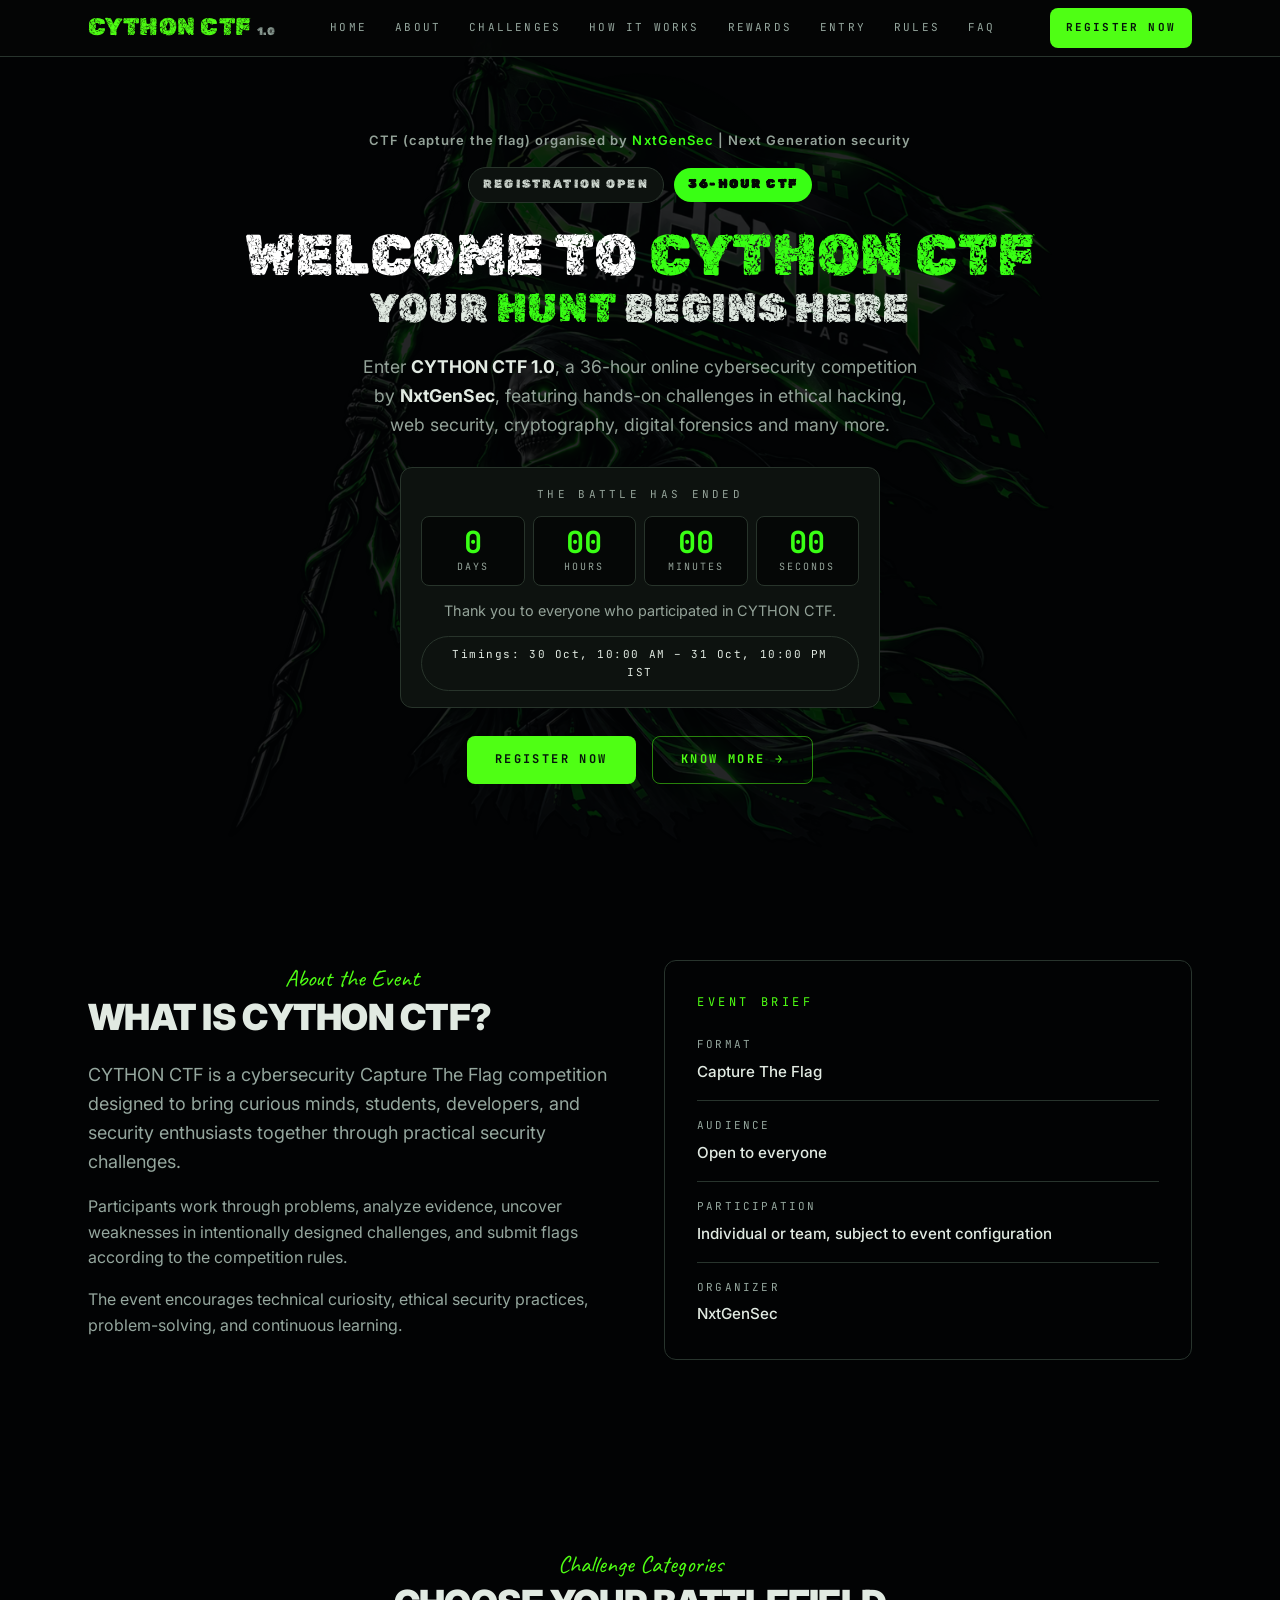
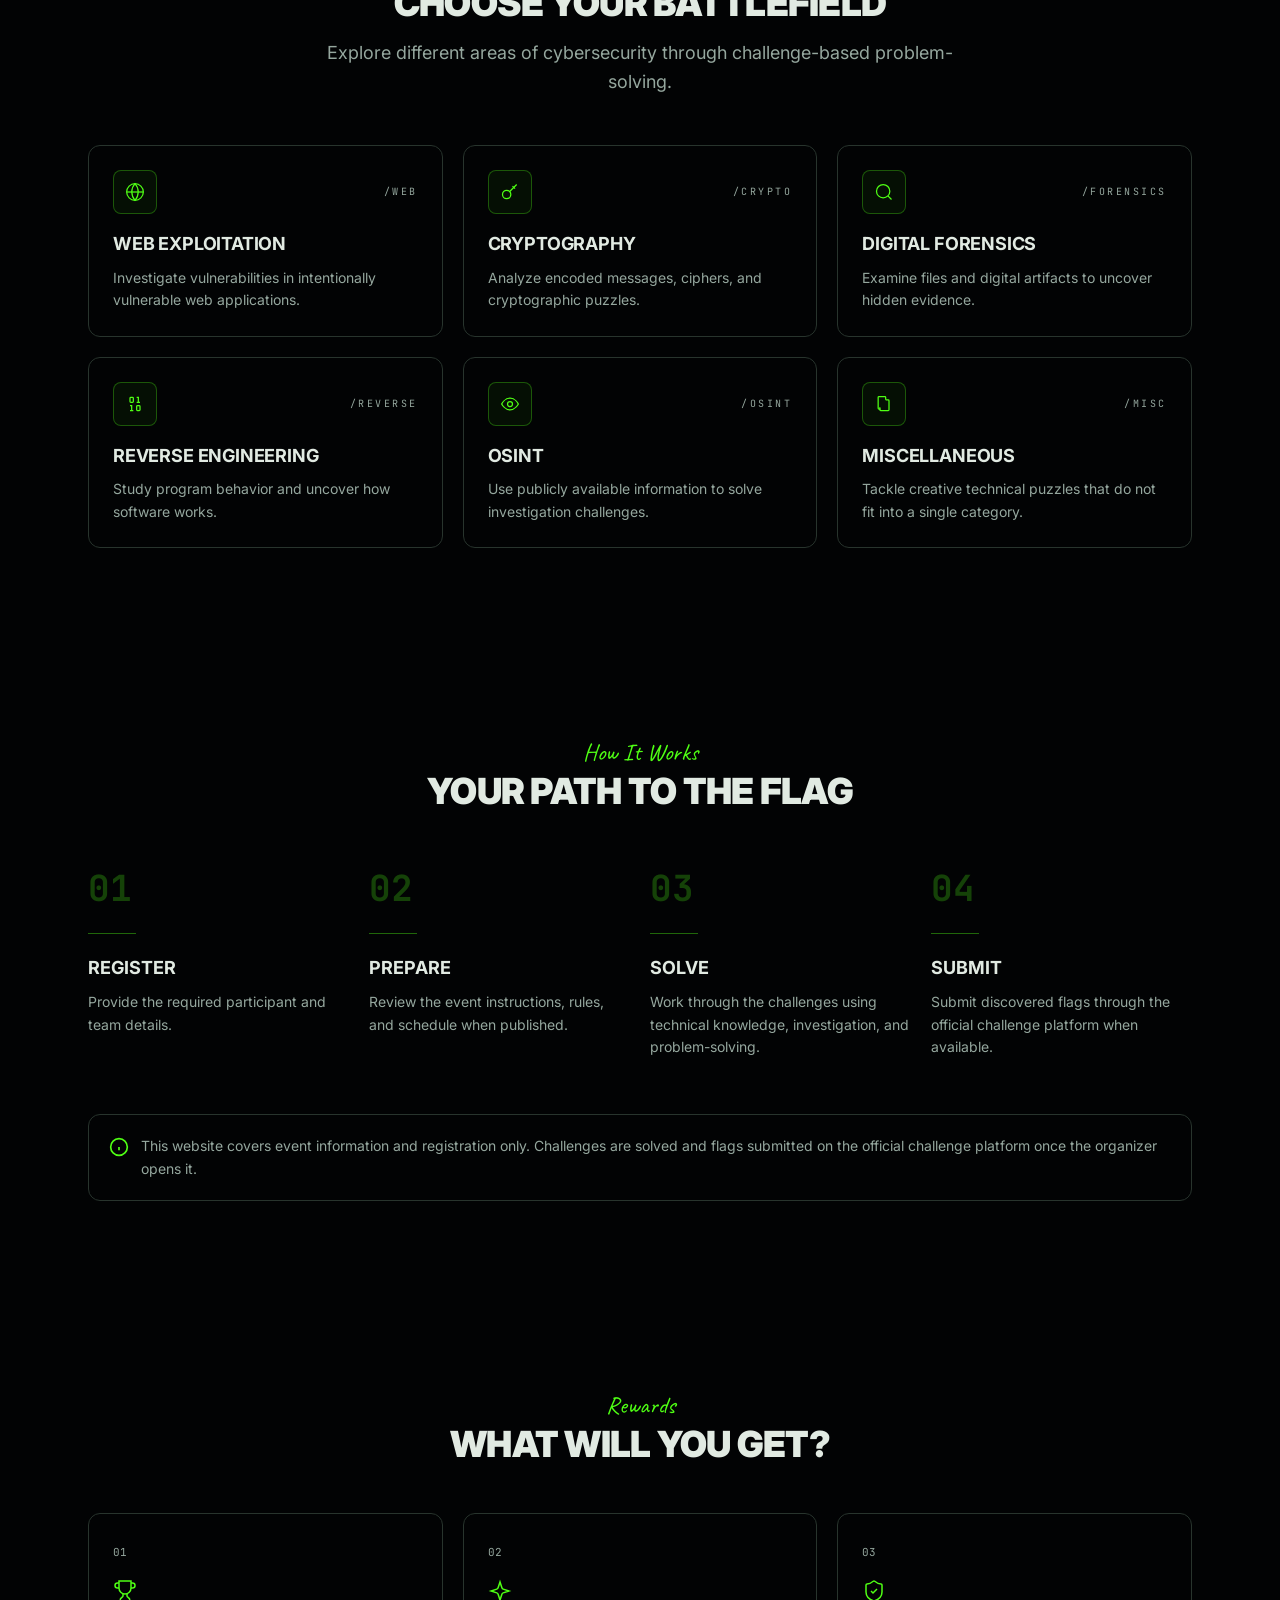
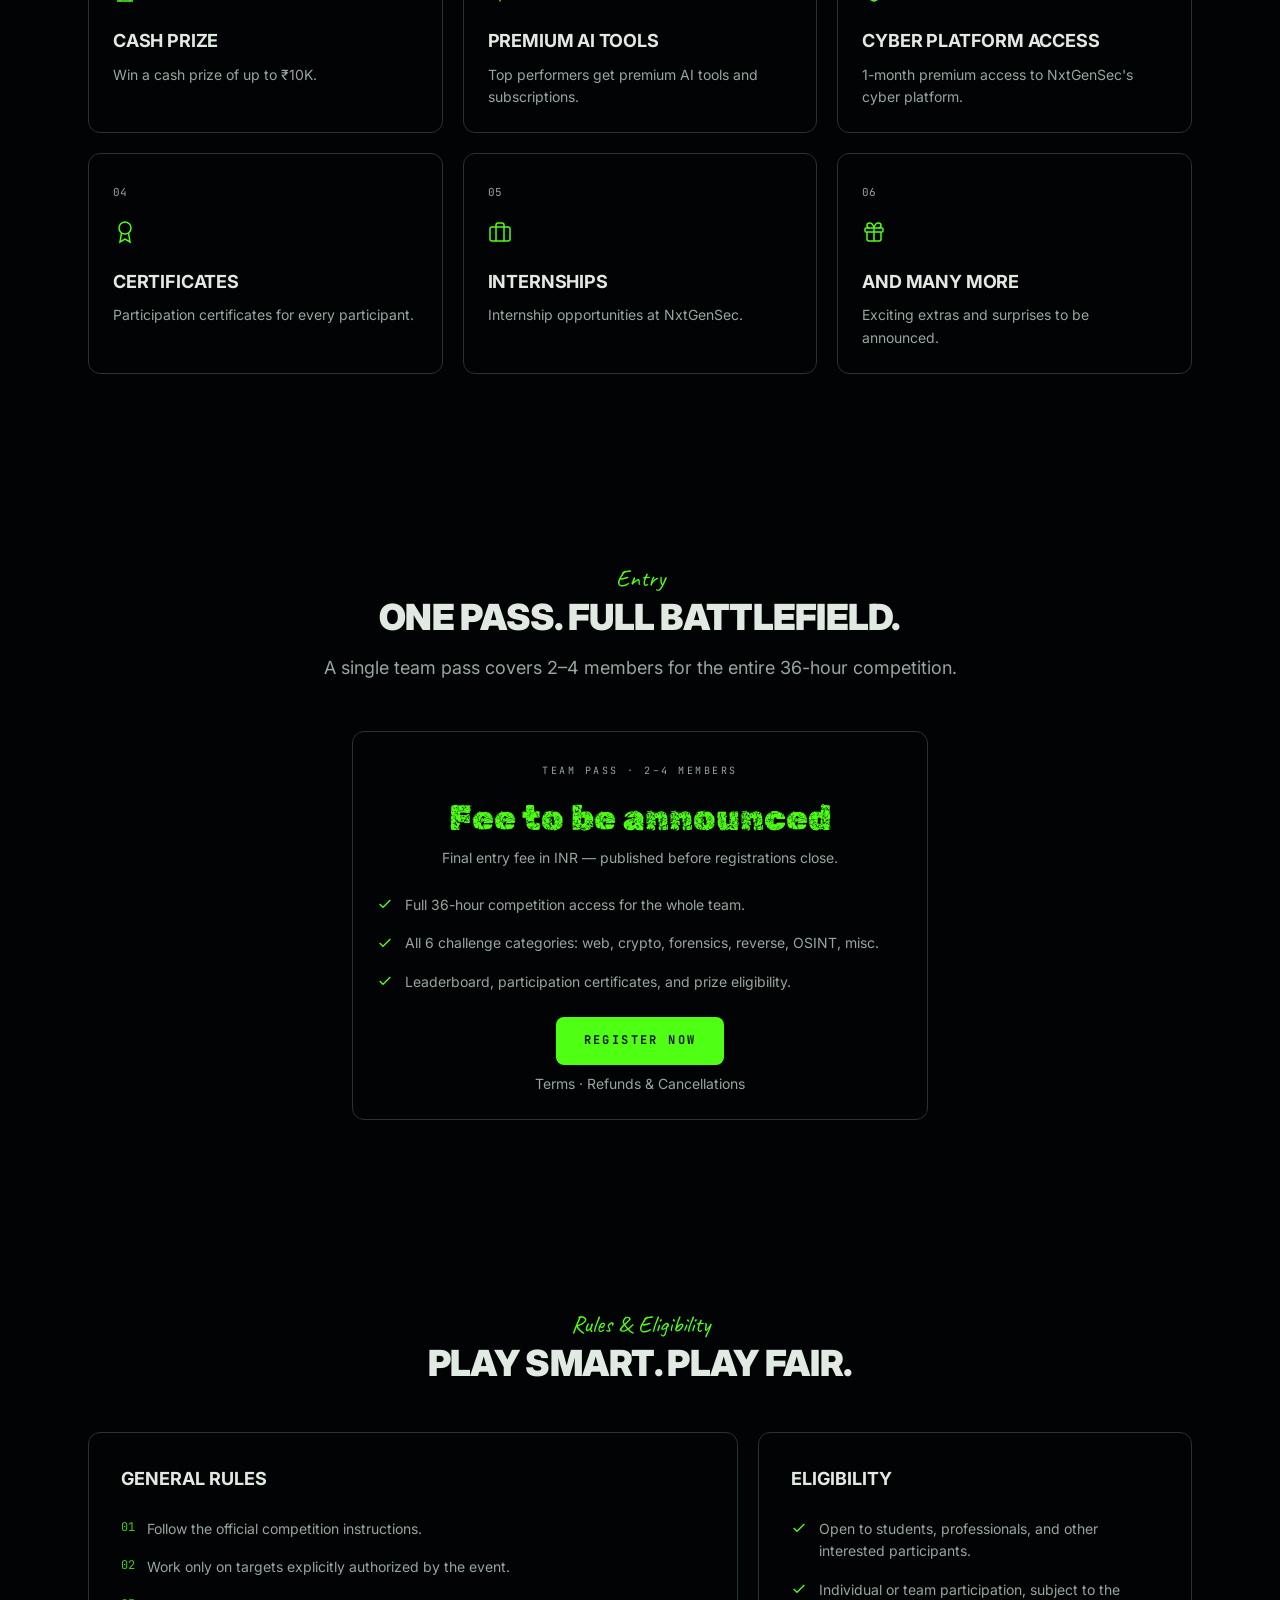
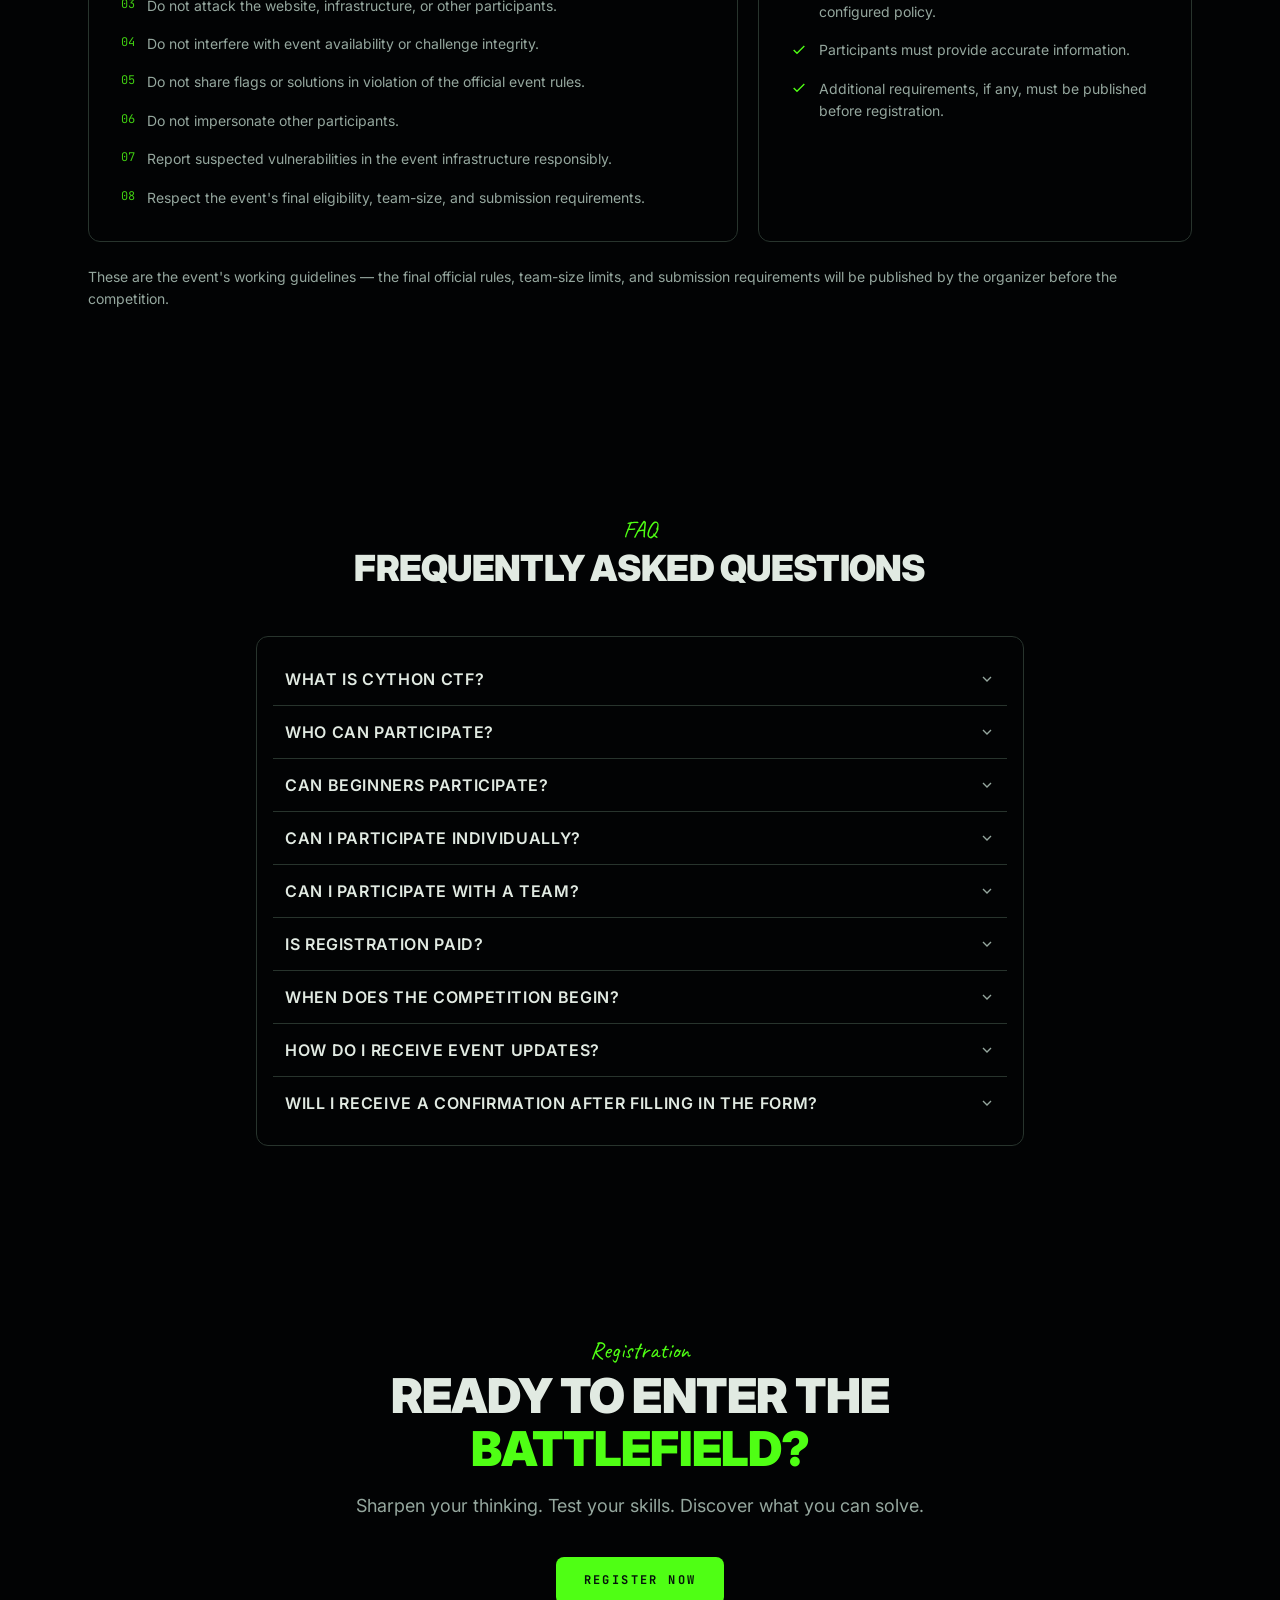
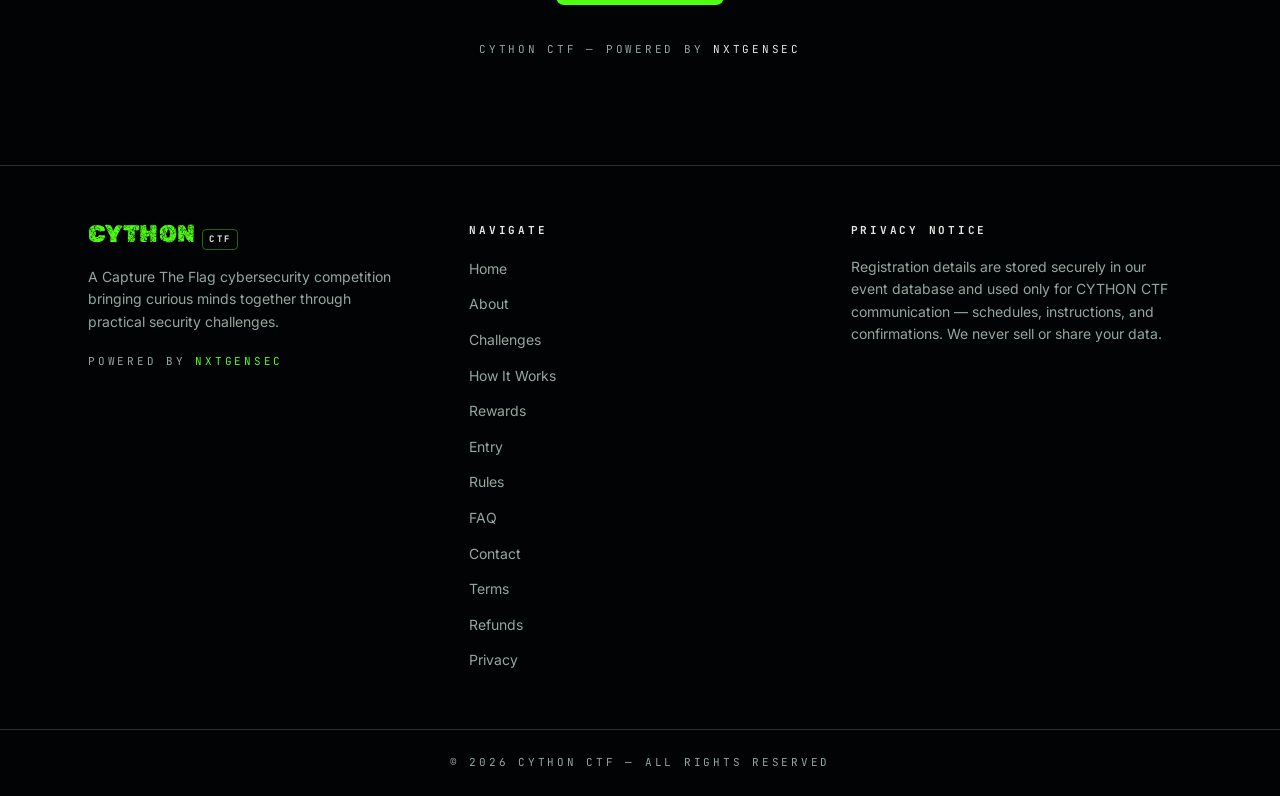
<file: index.html>
<!DOCTYPE html>
<html lang="en">
<head>
<meta charset="utf-8">
<meta name="viewport" content="width=device-width, initial-scale=1.0">
<title>CYTHON CTF — Capture The Flag | Powered by NxtGenSec</title>
<meta name="description" content="CYTHON CTF is a Capture The Flag cybersecurity competition powered by NxtGenSec. Break the code. Own the root.">
<link rel="icon" href="data:image/svg+xml,<svg xmlns='http://www.w3.org/2000/svg' viewBox='0 0 32 32'><rect width='32' height='32' rx='6' fill='%23050706'/><text x='16' y='22' font-size='16' text-anchor='middle' fill='%234DFF14' font-family='monospace' font-weight='bold'>C</text></svg>">
<link rel="preconnect" href="https://fonts.googleapis.com">
<link rel="preconnect" href="https://fonts.gstatic.com" crossorigin>
<link href="https://fonts.googleapis.com/css2?family=Inter:wght@400;500;600;700;800;900&family=JetBrains+Mono:wght@400;500;600;700&family=Rubik+Distressed&family=Caveat:wght@500;600;700&display=swap" rel="stylesheet">
<link rel="stylesheet" href="styles.css">
<link rel="stylesheet" href="hero.css">
</head>
<body>
<div class="bg-static" aria-hidden="true"></div>
<header class="site-header" id="top">
<div class="header-inner">
<div style="display:flex;align-items:center;gap:.5rem">
<a class="logo logo-inline" href="#top" aria-label="CYTHON CTF — back to top"><span class="logo-main">CYTHON CTF</span><sub class="logo-sub">1.0</sub></a>
</div>
<nav class="nav-primary" aria-label="Primary">
<a href="#top">Home</a><a href="#about">About</a><a href="#challenges">Challenges</a><a href="#how-it-works">How It Works</a><a href="#rewards">Rewards</a><a href="#entry">Entry</a><a href="#rules">Rules</a><a href="#faq">FAQ</a>
</nav>
<div style="display:flex;justify-content:flex-end">
<a class="btn btn-primary" href="register.html" style="display:none" id="deskCta">Register Now</a>
<style>@media(min-width:768px){#deskCta{display:inline-flex!important}}</style>
<button class="mobile-toggle" id="navToggle" aria-expanded="false" aria-controls="mobileNav" aria-label="Open navigation menu"><svg width="18" height="18" viewBox="0 0 24 24" fill="none" stroke="currentColor" stroke-width="2"><line x1="4" x2="20" y1="12" y2="12"/><line x1="4" x2="20" y1="6" y2="6"/><line x1="4" x2="20" y1="18" y2="18"/></svg></button>
</div>
</div>
<div class="mobile-nav" id="mobileNav">
<a href="#top">Home</a><a href="#about">About</a><a href="#challenges">Challenges</a><a href="#how-it-works">How It Works</a><a href="#rewards">Rewards</a><a href="#entry">Entry</a><a href="#rules">Rules</a><a href="#faq">FAQ</a>
<a class="cta" href="register.html">Register Now</a>
</div>
</header>
<main>
<section class="hero hx-hero">
<div class="hero-inner hx-grid">
<div class="hx-copy">
<p class="hx-eyebrow">CTF (capture the flag) organised by <span>NxtGenSec</span> | Next Generation security</p>
<div class="hx-status"><span class="hx-status-text">Registration Open</span><span class="hx-duration">36-HOUR CTF</span></div>
<h1 class="hx-h1"><span class="hx-l1">Welcome to <span class="hx-brand">CYTHON&nbsp;CTF</span></span><span class="hx-your hx-l2">Your <span class="hx-word" id="hxWord">Hunt</span> begins here</span></h1>
<p class="hx-desc">Enter <strong>CYTHON CTF 1.0</strong>, a 36-hour online cybersecurity competition by <strong>NxtGenSec</strong>, featuring hands-on challenges in ethical hacking, web security, cryptography, digital forensics and many more.</p>
<div class="hx-timer" role="timer" aria-label="CYTHON CTF event countdown" aria-live="off">
<p class="hx-timer-label" id="hxState">EVENT STARTS IN</p>
<div class="hx-cells" id="hxCells" aria-hidden="true">
<div class="hx-cell"><span class="hx-num" id="hxD">--</span><span class="hx-unit">DAYS</span></div>
<div class="hx-cell"><span class="hx-num" id="hxH">--</span><span class="hx-unit">HOURS</span></div>
<div class="hx-cell"><span class="hx-num" id="hxM">--</span><span class="hx-unit">MINUTES</span></div>
<div class="hx-cell"><span class="hx-num" id="hxS">--</span><span class="hx-unit">SECONDS</span></div>
</div>
<p class="hx-live" id="hxLive" hidden>36-HOUR BATTLE IN PROGRESS</p>
<p class="hx-thanks" id="hxThanks" hidden>Thank you to everyone who participated in CYTHON CTF.</p>
<p class="hx-schedule">Timings: 30 Oct, 10:00 AM – 31 Oct, 10:00 PM IST</p>
<span class="hx-visually-hidden" id="hxSrStatus" aria-live="polite"></span>
</div>
<div class="hero-cta hx-cta">
<a class="btn btn-primary btn-lg" href="register.html">Register Now</a>
<a class="btn btn-outline" href="#about">Know More →</a>
</div>
</div>
</section>
<section id="about" class="section"><div class="container"><div class="about-grid">
<div class="reveal"><p class="eyebrow" style="text-align:center">About the Event</p><h2 class="h2">What is CYTHON CTF?</h2>
<p class="body" style="margin-top:1.5rem">CYTHON CTF is a cybersecurity Capture The Flag competition designed to bring curious minds, students, developers, and security enthusiasts together through practical security challenges.</p>
<p class="body2">Participants work through problems, analyze evidence, uncover weaknesses in intentionally designed challenges, and submit flags according to the competition rules.</p>
<p class="body2">The event encourages technical curiosity, ethical security practices, problem-solving, and continuous learning.</p></div>
<div class="reveal"><aside class="brief"><p class="mono-label">Event Brief</p><dl>
<div><dt>Format</dt><dd>Capture The Flag</dd></div>
<div><dt>Audience</dt><dd>Open to everyone</dd></div>
<div><dt>Participation</dt><dd>Individual or team, subject to event configuration</dd></div>
<div><dt>Organizer</dt><dd>NxtGenSec</dd></div>
</dl></aside></div>
</div></div></section>
<section id="challenges" class="section section-dark"><div class="container">
<div class="center reveal"><p class="eyebrow">Challenge Categories</p><h2 class="h2">Choose Your Battlefield</h2><p class="sub">Explore different areas of cybersecurity through challenge-based problem-solving.</p></div>
<div class="grid-3">
<div class="reveal"><article class="card"><div class="cat-top"><span class="cat-icon"><svg width="20" height="20" viewBox="0 0 24 24" fill="none" stroke="currentColor" stroke-width="1.5"><circle cx="12" cy="12" r="10"/><path d="M2 12h20"/><path d="M12 2a15 15 0 0 1 0 20 15 15 0 0 1 0-20Z"/></svg></span><span class="cat-path">/web</span></div><h3>Web Exploitation</h3><p>Investigate vulnerabilities in intentionally vulnerable web applications.</p></article></div>
<div class="reveal"><article class="card"><div class="cat-top"><span class="cat-icon"><svg width="20" height="20" viewBox="0 0 24 24" fill="none" stroke="currentColor" stroke-width="1.5"><circle cx="8" cy="15" r="5"/><path d="m11 12 9-9"/><path d="m15 5 3 3"/></svg></span><span class="cat-path">/crypto</span></div><h3>Cryptography</h3><p>Analyze encoded messages, ciphers, and cryptographic puzzles.</p></article></div>
<div class="reveal"><article class="card"><div class="cat-top"><span class="cat-icon"><svg width="20" height="20" viewBox="0 0 24 24" fill="none" stroke="currentColor" stroke-width="1.5"><circle cx="11" cy="11" r="8"/><path d="m21 21-4.3-4.3"/></svg></span><span class="cat-path">/forensics</span></div><h3>Digital Forensics</h3><p>Examine files and digital artifacts to uncover hidden evidence.</p></article></div>
<div class="reveal"><article class="card"><div class="cat-top"><span class="cat-icon"><svg width="20" height="20" viewBox="0 0 24 24" fill="none" stroke="currentColor" stroke-width="1.5"><rect x="14" y="14" width="4" height="6" rx="1"/><rect x="6" y="4" width="4" height="6" rx="1"/><path d="M6 20h4M14 10h4M6 14h2v6M14 4h2v6"/></svg></span><span class="cat-path">/reverse</span></div><h3>Reverse Engineering</h3><p>Study program behavior and uncover how software works.</p></article></div>
<div class="reveal"><article class="card"><div class="cat-top"><span class="cat-icon"><svg width="20" height="20" viewBox="0 0 24 24" fill="none" stroke="currentColor" stroke-width="1.5"><path d="M2 12s3.5-7 10-7 10 7 10 7-3.5 7-10 7-10-7-10-7Z"/><circle cx="12" cy="12" r="3"/></svg></span><span class="cat-path">/osint</span></div><h3>OSINT</h3><p>Use publicly available information to solve investigation challenges.</p></article></div>
<div class="reveal"><article class="card"><div class="cat-top"><span class="cat-icon"><svg width="20" height="20" viewBox="0 0 24 24" fill="none" stroke="currentColor" stroke-width="1.5"><path d="M14 7V4a1 1 0 0 0-1-1H6a1 1 0 0 0-1 1v13a1 1 0 0 0 1 1h2"/><path d="M14 7h3a1 1 0 0 1 1 1v11a1 1 0 0 1-1 1h-9a1 1 0 0 1-1-1v-3"/></svg></span><span class="cat-path">/misc</span></div><h3>Miscellaneous</h3><p>Tackle creative technical puzzles that do not fit into a single category.</p></article></div>
</div></div></section>
<section id="how-it-works" class="section"><div class="container">
<div class="center reveal"><p class="eyebrow">How It Works</p><h2 class="h2">Your Path to the Flag</h2></div>
<ol class="steps">
<li class="reveal"><span class="step-num">01</span><div class="step-line"></div><h3>Register</h3><p>Provide the required participant and team details.</p></li>
<li class="reveal"><span class="step-num">02</span><div class="step-line"></div><h3>Prepare</h3><p>Review the event instructions, rules, and schedule when published.</p></li>
<li class="reveal"><span class="step-num">03</span><div class="step-line"></div><h3>Solve</h3><p>Work through the challenges using technical knowledge, investigation, and problem-solving.</p></li>
<li class="reveal"><span class="step-num">04</span><div class="step-line"></div><h3>Submit</h3><p>Submit discovered flags through the official challenge platform when available.</p></li>
</ol>
<div class="info-box reveal"><svg width="20" height="20" viewBox="0 0 24 24" fill="none" stroke="currentColor" stroke-width="2"><circle cx="12" cy="12" r="10"/><path d="M12 16v-4M12 8h.01"/></svg><p>This website covers event information and registration only. Challenges are solved and flags submitted on the official challenge platform once the organizer opens it.</p></div>
</div></section>
<section id="rewards" class="section section-dark"><div class="container">
<div class="center reveal"><p class="eyebrow">Rewards</p><h2 class="h2">What will you get?</h2></div>
<div class="grid-3">
<div class="reveal"><article class="card"><span class="num">01</span><div class="icon"><svg width="24" height="24" viewBox="0 0 24 24" fill="none" stroke="currentColor" stroke-width="1.5"><path d="M6 9H4.5a2.5 2.5 0 0 1 0-5H6"/><path d="M18 9h1.5a2.5 2.5 0 0 0 0-5H18"/><path d="M4 22h16"/><path d="M10 14.66V17c0 .55-.47.98-.97 1.21C7.85 18.75 7 20.24 7 22"/><path d="M14 14.66V17c0 .55.47.98.97 1.21C16.15 18.75 17 20.24 17 22"/><path d="M18 2H6v7a6 6 0 0 0 12 0V2Z"/></svg></div><h3>Cash Prize</h3><p>Win a cash prize of up to ₹10K.</p></article></div>
<div class="reveal"><article class="card"><span class="num">02</span><div class="icon"><svg width="24" height="24" viewBox="0 0 24 24" fill="none" stroke="currentColor" stroke-width="1.5"><path d="m12 3-1.9 5.8a2 2 0 0 1-1.3 1.3L3 12l5.8 1.9a2 2 0 0 1 1.3 1.3L12 21l1.9-5.8a2 2 0 0 1 1.3-1.3L21 12l-5.8-1.9a2 2 0 0 1-1.3-1.3L12 3Z"/></svg></div><h3>Premium AI Tools</h3><p>Top performers get premium AI tools and subscriptions.</p></article></div>
<div class="reveal"><article class="card"><span class="num">03</span><div class="icon"><svg width="24" height="24" viewBox="0 0 24 24" fill="none" stroke="currentColor" stroke-width="1.5"><path d="M20 13c0 5-3.5 7.5-7.66 8.95a1 1 0 0 1-.67-.01C7.5 20.5 4 18 4 13V6a1 1 0 0 1 1-1c2 0 4.5-1.2 6.24-2.72a1.17 1.17 0 0 1 1.52 0C14.51 3.81 17 5 19 5a1 1 0 0 1 1 1z"/><path d="m9 12 2 2 4-4"/></svg></div><h3>Cyber Platform Access</h3><p>1-month premium access to NxtGenSec's cyber platform.</p></article></div>
<div class="reveal"><article class="card"><span class="num">04</span><div class="icon"><svg width="24" height="24" viewBox="0 0 24 24" fill="none" stroke="currentColor" stroke-width="1.5"><circle cx="12" cy="8" r="6"/><path d="M15.48 12.89 17 22l-5-3-5 3 1.52-9.11"/></svg></div><h3>Certificates</h3><p>Participation certificates for every participant.</p></article></div>
<div class="reveal"><article class="card"><span class="num">05</span><div class="icon"><svg width="24" height="24" viewBox="0 0 24 24" fill="none" stroke="currentColor" stroke-width="1.5"><rect width="20" height="14" x="2" y="7" rx="2"/><path d="M16 21V5a2 2 0 0 0-2-2h-4a2 2 0 0 0-2 2v16"/></svg></div><h3>Internships</h3><p>Internship opportunities at NxtGenSec.</p></article></div>
<div class="reveal"><article class="card"><span class="num">06</span><div class="icon"><svg width="24" height="24" viewBox="0 0 24 24" fill="none" stroke="currentColor" stroke-width="1.5"><rect x="3" y="8" width="18" height="4" rx="1"/><path d="M12 8v13"/><path d="M19 12v7a2 2 0 0 1-2 2H7a2 2 0 0 1-2-2v-7"/><path d="M7.5 8a2.5 2.5 0 0 1 0-5C11 3 12 8 12 8s1-5 4.5-5a2.5 2.5 0 0 1 0 5"/></svg></div><h3>And Many More</h3><p>Exciting extras and surprises to be announced.</p></article></div>
</div></div></section>
<section id="entry" class="section"><div class="container">
<div class="center reveal"><p class="eyebrow">Entry</p><h2 class="h2">One Pass. Full Battlefield.</h2><p class="sub">A single team pass covers 2–4 members for the entire 36-hour competition.</p></div>
<div class="reveal" style="max-width:36rem;margin:0 auto"><article class="card" style="text-align:center">
<span class="cat-path">Team Pass · 2–4 members</span>
<p style="margin:1rem 0 0;font-family:var(--font-display);font-size:2.2rem;line-height:1.2;color:hsl(var(--primary))">Fee to be announced</p>
<p class="fine">Final entry fee in INR — published before registrations close.</p>
<ul class="check-list" style="text-align:left">
<li><svg width="16" height="16" viewBox="0 0 24 24" fill="none" stroke="currentColor" stroke-width="2"><path d="M20 6 9 17l-5-5"/></svg><span>Full 36-hour competition access for the whole team.</span></li>
<li><svg width="16" height="16" viewBox="0 0 24 24" fill="none" stroke="currentColor" stroke-width="2"><path d="M20 6 9 17l-5-5"/></svg><span>All 6 challenge categories: web, crypto, forensics, reverse, OSINT, misc.</span></li>
<li><svg width="16" height="16" viewBox="0 0 24 24" fill="none" stroke="currentColor" stroke-width="2"><path d="M20 6 9 17l-5-5"/></svg><span>Leaderboard, participation certificates, and prize eligibility.</span></li>
</ul>
<div style="margin-top:1.5rem"><a class="btn btn-primary btn-lg" href="register.html">Register Now</a></div>
<p class="fine"><a href="terms.html">Terms</a> · <a href="refunds.html">Refunds & Cancellations</a></p>
</article></div>
</div></section>
<section id="rules" class="section section-dark"><div class="container">
<div class="center reveal"><p class="eyebrow">Rules & Eligibility</p><h2 class="h2">Play Smart. Play Fair.</h2></div>
<div class="rules-grid">
<div class="reveal"><div class="brief"><h3 style="margin:0;font-size:1.125rem;text-transform:uppercase">General Rules</h3>
<ul class="rules-list">
<li><span class="n">01</span><span>Follow the official competition instructions.</span></li>
<li><span class="n">02</span><span>Work only on targets explicitly authorized by the event.</span></li>
<li><span class="n">03</span><span>Do not attack the website, infrastructure, or other participants.</span></li>
<li><span class="n">04</span><span>Do not interfere with event availability or challenge integrity.</span></li>
<li><span class="n">05</span><span>Do not share flags or solutions in violation of the official event rules.</span></li>
<li><span class="n">06</span><span>Do not impersonate other participants.</span></li>
<li><span class="n">07</span><span>Report suspected vulnerabilities in the event infrastructure responsibly.</span></li>
<li><span class="n">08</span><span>Respect the event's final eligibility, team-size, and submission requirements.</span></li>
</ul></div></div>
<div class="reveal"><div class="brief" style="height:100%"><h3 style="margin:0;font-size:1.125rem;text-transform:uppercase">Eligibility</h3>
<ul class="check-list">
<li><svg width="16" height="16" viewBox="0 0 24 24" fill="none" stroke="currentColor" stroke-width="2"><path d="M20 6 9 17l-5-5"/></svg><span>Open to students, professionals, and other interested participants.</span></li>
<li><svg width="16" height="16" viewBox="0 0 24 24" fill="none" stroke="currentColor" stroke-width="2"><path d="M20 6 9 17l-5-5"/></svg><span>Individual or team participation, subject to the configured policy.</span></li>
<li><svg width="16" height="16" viewBox="0 0 24 24" fill="none" stroke="currentColor" stroke-width="2"><path d="M20 6 9 17l-5-5"/></svg><span>Participants must provide accurate information.</span></li>
<li><svg width="16" height="16" viewBox="0 0 24 24" fill="none" stroke="currentColor" stroke-width="2"><path d="M20 6 9 17l-5-5"/></svg><span>Additional requirements, if any, must be published before registration.</span></li>
</ul></div></div>
</div>
<p class="fine reveal">These are the event's working guidelines — the final official rules, team-size limits, and submission requirements will be published by the organizer before the competition.</p>
</div></section>
<section id="faq" class="section"><div class="container"><div class="faq-wrap">
<div class="center reveal"><p class="eyebrow">FAQ</p><h2 class="h2">Frequently Asked Questions</h2></div>
<div class="faq-box reveal">
<div class="faq-item"><button class="faq-q" aria-expanded="false">What is CYTHON CTF?<svg class="chev" width="16" height="16" viewBox="0 0 24 24" fill="none" stroke="currentColor" stroke-width="2"><path d="m6 9 6 6 6-6"/></svg></button><div class="faq-a"><p>A Capture The Flag cybersecurity competition by NxtGenSec where you solve practical security challenges across web, crypto, forensics, reverse, OSINT and misc categories.</p></div></div>
<div class="faq-item"><button class="faq-q" aria-expanded="false">Who can participate?<svg class="chev" width="16" height="16" viewBox="0 0 24 24" fill="none" stroke="currentColor" stroke-width="2"><path d="m6 9 6 6 6-6"/></svg></button><div class="faq-a"><p>Open to everyone — students, professionals, and other interested participants. Provide accurate details during registration.</p></div></div>
<div class="faq-item"><button class="faq-q" aria-expanded="false">Can beginners participate?<svg class="chev" width="16" height="16" viewBox="0 0 24 24" fill="none" stroke="currentColor" stroke-width="2"><path d="m6 9 6 6 6-6"/></svg></button><div class="faq-a"><p>Yes. Challenges encourage learning by solving, and beginners can start with easier problems and learn progressively.</p></div></div>
<div class="faq-item"><button class="faq-q" aria-expanded="false">Can I participate individually?<svg class="chev" width="16" height="16" viewBox="0 0 24 24" fill="none" stroke="currentColor" stroke-width="2"><path d="m6 9 6 6 6-6"/></svg></button><div class="faq-a"><p>No. CYTHON CTF 1.0 is team-only — form a team of 2 to 4 members to compete.</p></div></div>
<div class="faq-item"><button class="faq-q" aria-expanded="false">Can I participate with a team?<svg class="chev" width="16" height="16" viewBox="0 0 24 24" fill="none" stroke="currentColor" stroke-width="2"><path d="m6 9 6 6 6-6"/></svg></button><div class="faq-a"><p>Yes — teams of 2 to 4 members. Pick your size in Step 2 and add each member's name and email.</p></div></div>
<div class="faq-item"><button class="faq-q" aria-expanded="false">Is registration paid?<svg class="chev" width="16" height="16" viewBox="0 0 24 24" fill="none" stroke="currentColor" stroke-width="2"><path d="m6 9 6 6 6-6"/></svg></button><div class="faq-a"><p>Fee details, if any, will be published by the organizer before the competition. The payment step in this preview is for flow demonstration only.</p></div></div>
<div class="faq-item"><button class="faq-q" aria-expanded="false">When does the competition begin?<svg class="chev" width="16" height="16" viewBox="0 0 24 24" fill="none" stroke="currentColor" stroke-width="2"><path d="m6 9 6 6 6-6"/></svg></button><div class="faq-a"><p>Schedule and instructions will be published by NxtGenSec. Review the How It Works section and watch your email for updates.</p></div></div>
<div class="faq-item"><button class="faq-q" aria-expanded="false">How do I receive event updates?<svg class="chev" width="16" height="16" viewBox="0 0 24 24" fill="none" stroke="currentColor" stroke-width="2"><path d="m6 9 6 6 6-6"/></svg></button><div class="faq-a"><p>Through the email and mobile number you provide in the registration form, plus announcements on this site.</p></div></div>
<div class="faq-item"><button class="faq-q" aria-expanded="false">Will I receive a confirmation after filling in the form?<svg class="chev" width="16" height="16" viewBox="0 0 24 24" fill="none" stroke="currentColor" stroke-width="2"><path d="m6 9 6 6 6-6"/></svg></button><div class="faq-a"><p>Yes. Your registration is saved to our event database and a confirmation will follow on your email.</p></div></div>
</div></div></div></section>
<section class="cta-sec"><div class="cta-inner reveal">
<p class="eyebrow">Registration</p>
<h2 class="h2" style="font-size:clamp(1.8rem,4vw,3rem)">Ready to enter the <span class="text-primary">battlefield?</span></h2>
<p class="sub">Sharpen your thinking. Test your skills. Discover what you can solve.</p>
<div style="margin-top:2.25rem;display:flex;justify-content:center"><a class="btn btn-primary btn-lg" href="register.html">Register Now</a></div>
<p class="powered">CYTHON CTF — Powered by <span style="color:hsl(var(--foreground))">NxtGenSec</span></p>
</div></section>
<footer><div class="foot-grid">
<div><span class="logo"><span class="logo-main">CYTHON</span><span class="logo-badge">CTF</span></span>
<p class="desc">A Capture The Flag cybersecurity competition bringing curious minds together through practical security challenges.</p>
<p class="powered" style="text-align:left;margin-top:1.25rem">Powered by <span class="text-primary">NxtGenSec</span></p></div>
<nav aria-label="Footer navigation"><h4>Navigate</h4><ul>
<li><a href="#top">Home</a></li><li><a href="#about">About</a></li><li><a href="#challenges">Challenges</a></li><li><a href="#how-it-works">How It Works</a></li><li><a href="#rewards">Rewards</a></li><li><a href="#entry">Entry</a></li><li><a href="#rules">Rules</a></li><li><a href="#faq">FAQ</a></li><li><a href="contact.html">Contact</a></li><li><a href="terms.html">Terms</a></li><li><a href="refunds.html">Refunds</a></li><li><a href="privacy.html">Privacy</a></li>
</ul></nav>
<div><h4>Privacy Notice</h4><p class="desc">Registration details are stored securely in our event database and used only for CYTHON CTF communication — schedules, instructions, and confirmations. We never sell or share your data.</p></div>
</div><div class="copy">© <span id="year">2026</span> CYTHON CTF — All rights reserved</div></footer>
<script src="countdown.js"></script>
<script src="app.js"></script>

</main>
</body>
</html>
</file>
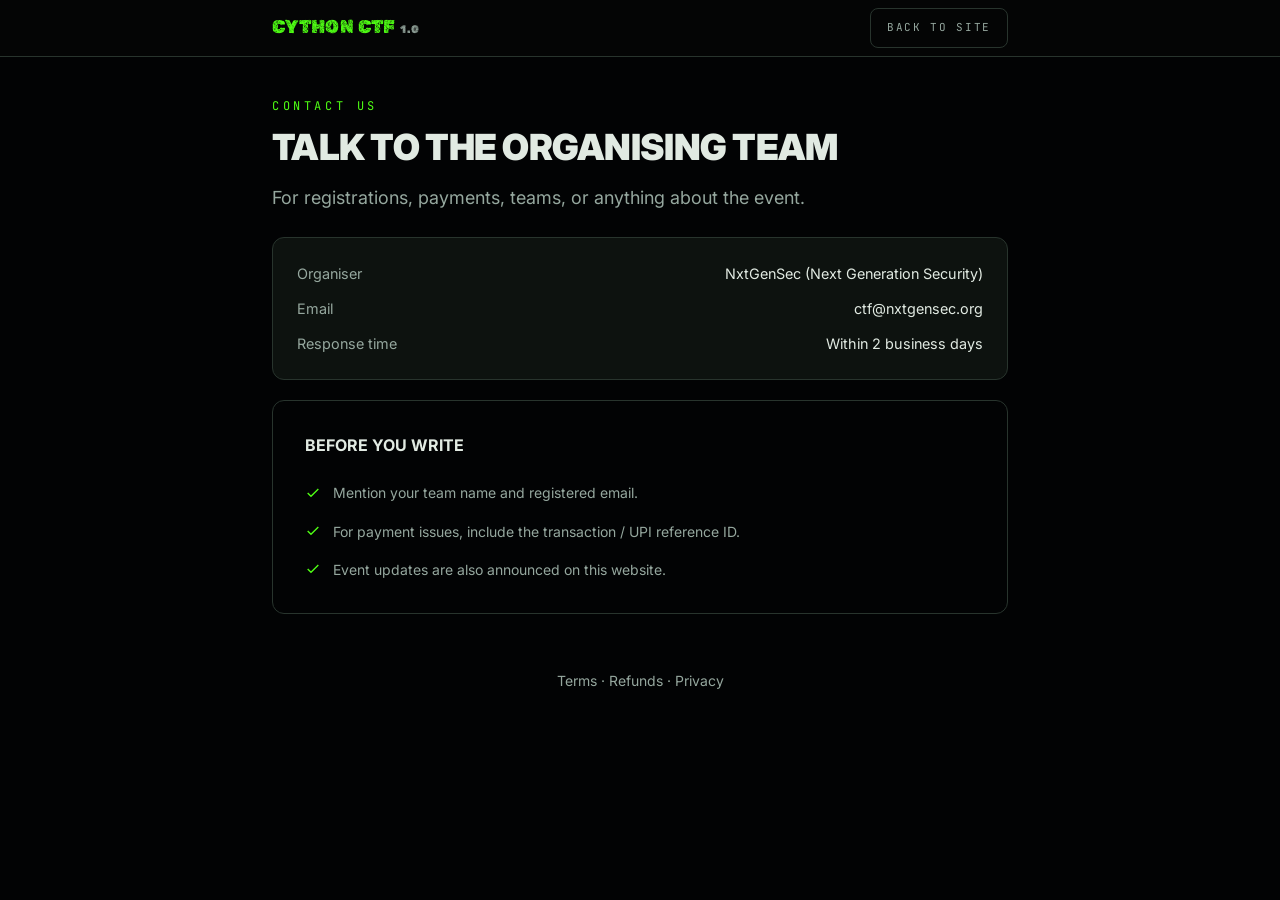
<file: contact.html>
<!DOCTYPE html>
<html lang="en">
<head>
<meta charset="utf-8">
<meta name="viewport" content="width=device-width, initial-scale=1.0">
<title>Contact Us — CYTHON CTF | NxtGenSec</title>
<meta name="description" content="Contact the CYTHON CTF organising team at NxtGenSec.">
<link rel="stylesheet" href="styles.css">
<link rel="preconnect" href="https://fonts.googleapis.com">
<link rel="preconnect" href="https://fonts.gstatic.com" crossorigin>
<link href="https://fonts.googleapis.com/css2?family=Inter:wght@400;500;600;700;800;900&family=JetBrains+Mono:wght@400;500;600;700&family=Rubik+Distressed&family=Caveat:wght@500;600;700&display=swap" rel="stylesheet">
</head>
<body>
<header class="reg-header"><div class="reg-header-inner">
<a class="logo logo-inline" href="index.html"><span class="logo-main" style="font-size:1.15rem">CYTHON CTF</span><sub class="logo-sub">1.0</sub></a>
<a class="back-link" href="index.html">Back to site</a>
</div></header>
<main class="reg-main">
<p class="mono-label">Contact Us</p>
<h2 class="h2" style="margin-top:.75rem">Talk to the organising team</h2>
<p class="sub">For registrations, payments, teams, or anything about the event.</p>
<div class="summary">
<dl>
<div><dt>Organiser</dt><dd>NxtGenSec (Next Generation Security)</dd></div>
<div><dt>Email</dt><dd>ctf@nxtgensec.org</dd></div>
<div><dt>Response time</dt><dd>Within 2 business days</dd></div>
</dl>
</div>
<div class="brief" style="margin-top:1.25rem">
<h3 style="margin:0;font-size:1rem;text-transform:uppercase">Before you write</h3>
<ul class="check-list">
<li><svg width="16" height="16" viewBox="0 0 24 24" fill="none" stroke="currentColor" stroke-width="2"><path d="M20 6 9 17l-5-5"/></svg><span>Mention your team name and registered email.</span></li>
<li><svg width="16" height="16" viewBox="0 0 24 24" fill="none" stroke="currentColor" stroke-width="2"><path d="M20 6 9 17l-5-5"/></svg><span>For payment issues, include the transaction / UPI reference ID.</span></li>
<li><svg width="16" height="16" viewBox="0 0 24 24" fill="none" stroke="currentColor" stroke-width="2"><path d="M20 6 9 17l-5-5"/></svg><span>Event updates are also announced on this website.</span></li>
</ul>
</div>
<p class="note"><a href="terms.html">Terms</a> · <a href="refunds.html">Refunds</a> · <a href="privacy.html">Privacy</a></p>
</main>
</body>
</html>
</file>
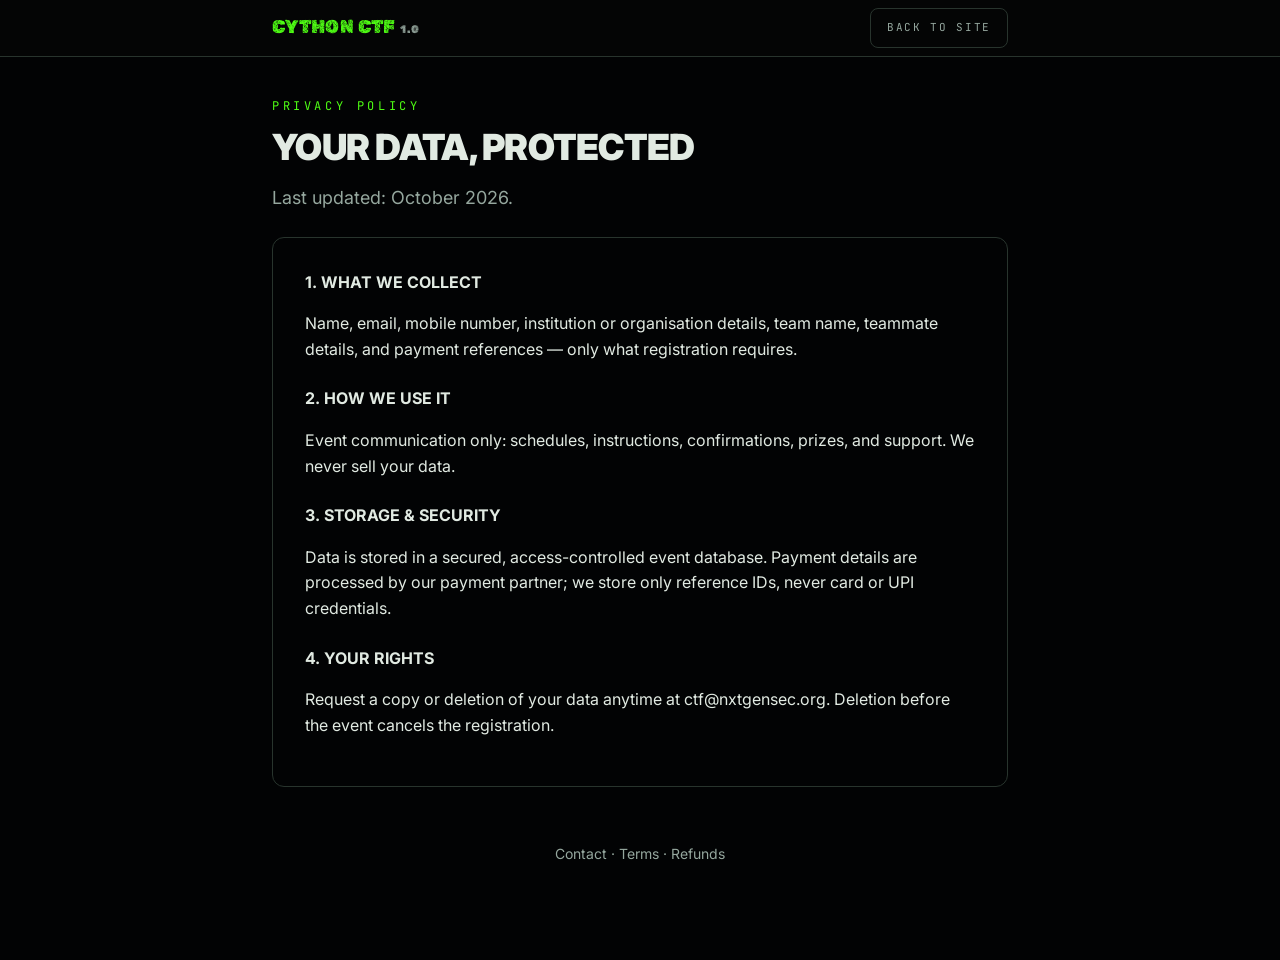
<file: privacy.html>
<!DOCTYPE html>
<html lang="en">
<head>
<meta charset="utf-8">
<meta name="viewport" content="width=device-width, initial-scale=1.0">
<title>Privacy Policy — CYTHON CTF | NxtGenSec</title>
<meta name="description" content="How NxtGenSec collects, stores, and uses CYTHON CTF registration data.">
<link rel="stylesheet" href="styles.css">
<link rel="preconnect" href="https://fonts.googleapis.com">
<link rel="preconnect" href="https://fonts.gstatic.com" crossorigin>
<link href="https://fonts.googleapis.com/css2?family=Inter:wght@400;500;600;700;800;900&family=JetBrains+Mono:wght@400;500;600;700&family=Rubik+Distressed&family=Caveat:wght@500;600;700&display=swap" rel="stylesheet">
</head>
<body>
<header class="reg-header"><div class="reg-header-inner">
<a class="logo logo-inline" href="index.html"><span class="logo-main" style="font-size:1.15rem">CYTHON CTF</span><sub class="logo-sub">1.0</sub></a>
<a class="back-link" href="index.html">Back to site</a>
</div></header>
<main class="reg-main">
<p class="mono-label">Privacy Policy</p>
<h2 class="h2" style="margin-top:.75rem">Your data, protected</h2>
<p class="sub">Last updated: October 2026.</p>
<div class="brief" style="margin-top:1.5rem">
<h3 style="margin:0;font-size:1rem;text-transform:uppercase">1. What we collect</h3>
<p class="desc">Name, email, mobile number, institution or organisation details, team name, teammate details, and payment references — only what registration requires.</p>
<h3 style="margin:1.5rem 0 0;font-size:1rem;text-transform:uppercase">2. How we use it</h3>
<p class="desc">Event communication only: schedules, instructions, confirmations, prizes, and support. We never sell your data.</p>
<h3 style="margin:1.5rem 0 0;font-size:1rem;text-transform:uppercase">3. Storage & security</h3>
<p class="desc">Data is stored in a secured, access-controlled event database. Payment details are processed by our payment partner; we store only reference IDs, never card or UPI credentials.</p>
<h3 style="margin:1.5rem 0 0;font-size:1rem;text-transform:uppercase">4. Your rights</h3>
<p class="desc">Request a copy or deletion of your data anytime at ctf@nxtgensec.org. Deletion before the event cancels the registration.</p>
</div>
<p class="note"><a href="contact.html">Contact</a> · <a href="terms.html">Terms</a> · <a href="refunds.html">Refunds</a></p>
</main>
</body>
</html>
</file>
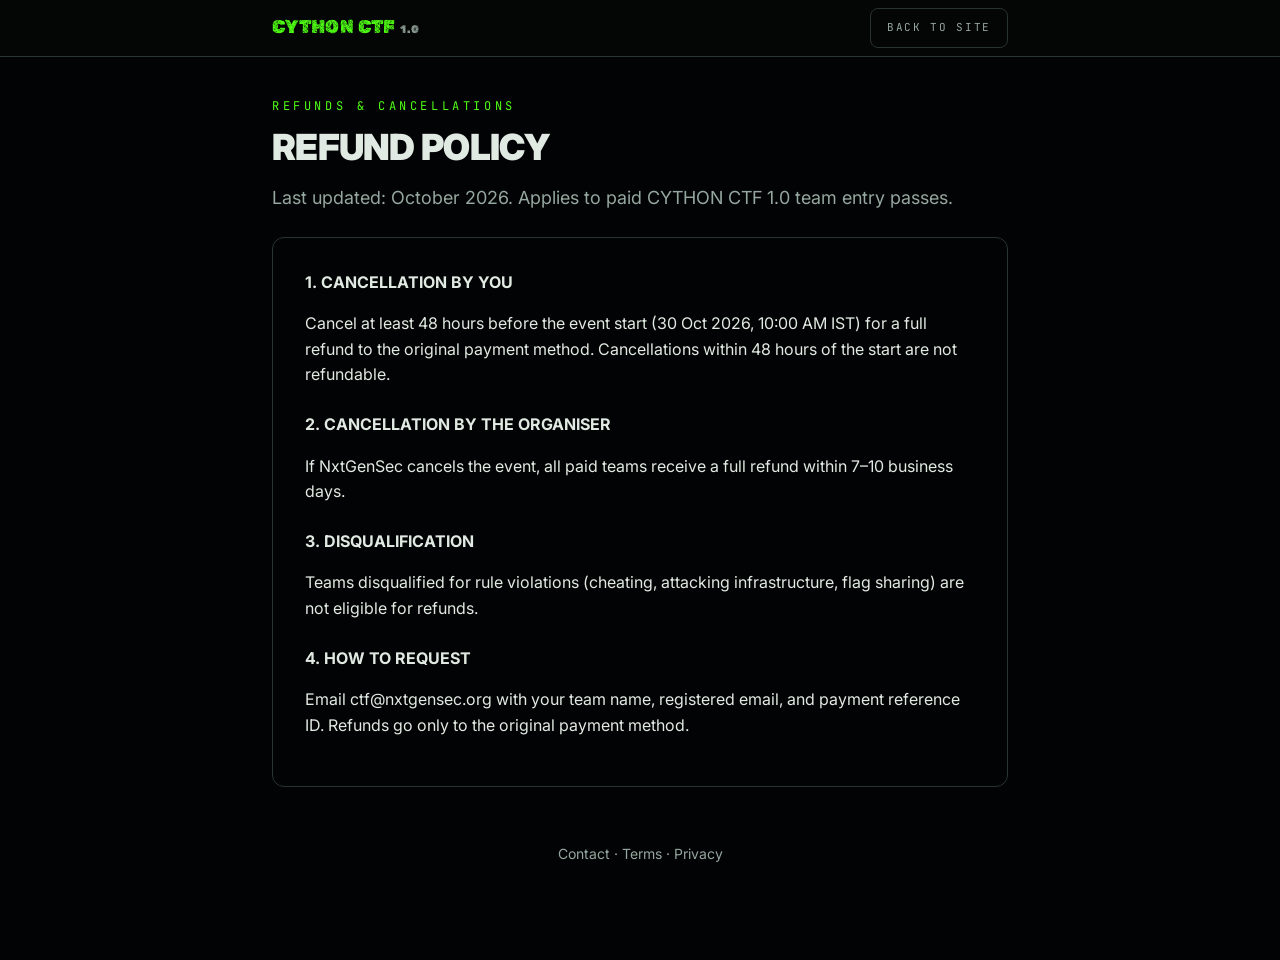
<file: refunds.html>
<!DOCTYPE html>
<html lang="en">
<head>
<meta charset="utf-8">
<meta name="viewport" content="width=device-width, initial-scale=1.0">
<title>Refunds & Cancellations — CYTHON CTF | NxtGenSec</title>
<meta name="description" content="Refund and cancellation policy for CYTHON CTF 1.0 entry passes.">
<link rel="stylesheet" href="styles.css">
<link rel="preconnect" href="https://fonts.googleapis.com">
<link rel="preconnect" href="https://fonts.gstatic.com" crossorigin>
<link href="https://fonts.googleapis.com/css2?family=Inter:wght@400;500;600;700;800;900&family=JetBrains+Mono:wght@400;500;600;700&family=Rubik+Distressed&family=Caveat:wght@500;600;700&display=swap" rel="stylesheet">
</head>
<body>
<header class="reg-header"><div class="reg-header-inner">
<a class="logo logo-inline" href="index.html"><span class="logo-main" style="font-size:1.15rem">CYTHON CTF</span><sub class="logo-sub">1.0</sub></a>
<a class="back-link" href="index.html">Back to site</a>
</div></header>
<main class="reg-main">
<p class="mono-label">Refunds & Cancellations</p>
<h2 class="h2" style="margin-top:.75rem">Refund policy</h2>
<p class="sub">Last updated: October 2026. Applies to paid CYTHON CTF 1.0 team entry passes.</p>
<div class="brief" style="margin-top:1.5rem">
<h3 style="margin:0;font-size:1rem;text-transform:uppercase">1. Cancellation by you</h3>
<p class="desc">Cancel at least 48 hours before the event start (30 Oct 2026, 10:00 AM IST) for a full refund to the original payment method. Cancellations within 48 hours of the start are not refundable.</p>
<h3 style="margin:1.5rem 0 0;font-size:1rem;text-transform:uppercase">2. Cancellation by the organiser</h3>
<p class="desc">If NxtGenSec cancels the event, all paid teams receive a full refund within 7–10 business days.</p>
<h3 style="margin:1.5rem 0 0;font-size:1rem;text-transform:uppercase">3. Disqualification</h3>
<p class="desc">Teams disqualified for rule violations (cheating, attacking infrastructure, flag sharing) are not eligible for refunds.</p>
<h3 style="margin:1.5rem 0 0;font-size:1rem;text-transform:uppercase">4. How to request</h3>
<p class="desc">Email ctf@nxtgensec.org with your team name, registered email, and payment reference ID. Refunds go only to the original payment method.</p>
</div>
<p class="note"><a href="contact.html">Contact</a> · <a href="terms.html">Terms</a> · <a href="privacy.html">Privacy</a></p>
</main>
</body>
</html>
</file>
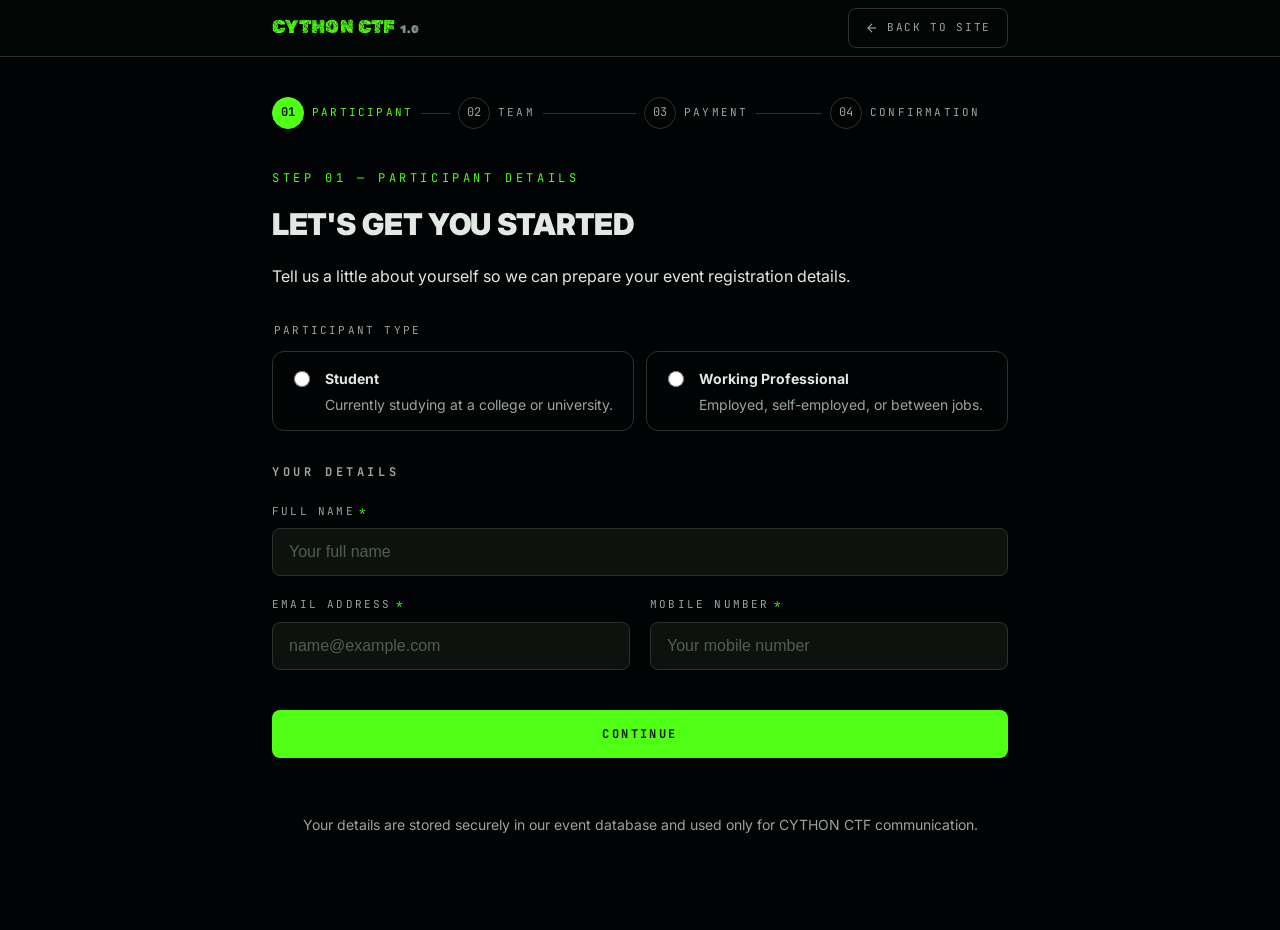
<file: register.html>
<!DOCTYPE html>
<html lang="en">
<head>
<meta charset="utf-8">
<meta name="viewport" content="width=device-width, initial-scale=1.0">
<title>Register — CYTHON CTF | Powered by NxtGenSec</title>
<meta name="description" content="Register your 2–4 member team for CYTHON CTF 1.0 — students and professionals.">
<link rel="stylesheet" href="styles.css">
<link rel="preconnect" href="https://fonts.googleapis.com">
<link rel="preconnect" href="https://fonts.gstatic.com" crossorigin>
<link href="https://fonts.googleapis.com/css2?family=Inter:wght@400;500;600;700;800;900&family=JetBrains+Mono:wght@400;500;600;700&family=Rubik+Distressed&family=Caveat:wght@500;600;700&display=swap" rel="stylesheet">
</head>
<body>
<header class="reg-header"><div class="reg-header-inner">
<a class="logo logo-inline" href="index.html"><span class="logo-main" style="font-size:1.15rem">CYTHON CTF</span><sub class="logo-sub">1.0</sub></a>
<a class="back-link" href="index.html"><svg width="14" height="14" viewBox="0 0 24 24" fill="none" stroke="currentColor" stroke-width="2"><path d="m12 19-7-7 7-7"/><path d="M19 12H5"/></svg> Back to site</a>
</div></header>
<main class="reg-main">
<ol class="stepper" aria-label="Registration steps">
<li class="active"><span class="step-dot">01</span><span class="step-name">Participant</span><span class="step-bar"></span></li>
<li><span class="step-dot">02</span><span class="step-name">Team</span><span class="step-bar"></span></li>
<li><span class="step-dot">03</span><span class="step-name">Payment</span><span class="step-bar"></span></li>
<li><span class="step-dot">04</span><span class="step-name">Confirmation</span></li>
</ol>
<p id="stepLive" class="sr-only" aria-live="polite">Step 1 of 4: Participant Details</p>
<div class="reg-card" id="panel-1">
<form id="f1" novalidate>
<p class="mono-label">Step 01 — Participant Details</p>
<h2>Let's get you started</h2>
<p>Tell us a little about yourself so we can prepare your event registration details.</p>
<fieldset><legend>Participant Type</legend><div class="opt-grid">
<label class="opt"><input type="radio" name="participantType" value="student"><span><b>Student</b><small>Currently studying at a college or university.</small></span></label>
<label class="opt"><input type="radio" name="participantType" value="professional"><span><b>Working Professional</b><small>Employed, self-employed, or between jobs.</small></span></label>
</div><p class="err" id="e-type"></p></fieldset>
<div style="margin-top:2rem"><h3 class="mono-label" style="color:hsl(var(--muted-foreground))">Your Details</h3>
<div class="field"><label for="fullName">Full Name<i>*</i></label><input id="fullName" type="text" autocomplete="name" placeholder="Your full name"><p class="err" id="e-name"></p></div>
<div class="two"><div class="field"><label for="email">Email Address<i>*</i></label><input id="email" type="email" autocomplete="email" placeholder="name@example.com"><p class="err" id="e-email"></p></div>
<div class="field"><label for="mobile">Mobile Number<i>*</i></label><input id="mobile" type="tel" autocomplete="tel" placeholder="Your mobile number"><p class="err" id="e-mobile"></p></div></div>
<div id="studentFields" style="display:none">
<div class="field"><label for="college">College / Institution Name<i>*</i></label><input id="college" type="text" placeholder="Your college name"><p class="err" id="e-college"></p></div>
<div class="two"><div class="field"><label for="year">Year<i>*</i></label><select id="year"><option value="">Select…</option><option>1st Year</option><option>2nd Year</option><option>3rd Year</option><option>4th Year</option><option>Other</option></select><p class="err" id="e-year"></p></div>
<div class="field"><label for="dept">Department<i>*</i></label><input id="dept" type="text" placeholder="e.g. Computer Science"><p class="err" id="e-dept"></p></div></div>
</div>
<div id="proFields" style="display:none">
<div class="two"><div class="field"><label for="org">Organisation<i>*</i></label><input id="org" type="text" placeholder="Company / organisation"><p class="err" id="e-org"></p></div>
<div class="field"><label for="role">Designation<i>*</i></label><input id="role" type="text" placeholder="Your role"><p class="err" id="e-role"></p></div></div>
</div>
</div>
<div class="reg-actions"><button class="btn btn-primary btn-lg" type="submit" style="width:100%">Continue</button></div>
</form>
</div>
<div class="reg-card" id="panel-2" hidden>
<form id="f2" novalidate>
<p class="mono-label">Step 02 — Team Details</p>
<h2>Build your squad</h2>
<p>Teams of 2 to 4 members. Your details below are saved as the team leader.</p>
<div class="summary"><dl id="leadSummary"></dl></div>
<div class="field"><label for="teamName">Team Name<i>*</i></label><input id="teamName" type="text" placeholder="e.g. NullPtrs"><p class="err" id="e-tname"></p></div>
<fieldset><legend>Team Size — pick 2, 3 or 4<i>*</i></legend><div class="opt-grid" id="sizePills" style="grid-template-columns:repeat(3,1fr)">
<label class="opt" style="justify-content:center;text-align:center"><input type="radio" name="teamsize" value="2" checked><span><b>2</b><small>members</small></span></label>
<label class="opt" style="justify-content:center;text-align:center"><input type="radio" name="teamsize" value="3"><span><b>3</b><small>members</small></span></label>
<label class="opt" style="justify-content:center;text-align:center"><input type="radio" name="teamsize" value="4"><span><b>4</b><small>members</small></span></label>
</div><p class="err" id="e-tsize"></p></fieldset>
<div id="memberFields"></div>
<div class="reg-actions"><button class="btn btn-secondary" type="button" id="back2">Back</button><button class="btn btn-primary btn-lg" type="submit">Continue</button></div>
</form>
</div>
<div class="reg-card" id="panel-3" hidden>
<form id="f3" novalidate>
<p class="mono-label">Step 03 — Payment</p>
<h2>Confirm & register</h2>
<p>Review your squad, choose a payment method, and submit your registration.</p>
<div class="summary"><dl id="paySummary"></dl></div>
<fieldset><legend>Payment method</legend><div class="opt-grid">
<label class="opt"><input type="radio" name="pay" value="upi"><span><b>UPI</b><small>Pay via UPI ID.</small></span></label>
<label class="opt"><input type="radio" name="pay" value="card"><span><b>Card</b><small>Credit / debit card.</small></span></label>
</div><p class="err" id="e-pay"></p></fieldset>
<div class="field"><label style="display:flex;gap:.5rem;align-items:flex-start;text-transform:none;letter-spacing:0"><input type="checkbox" id="agree" style="width:1rem;height:1rem;margin-top:.2rem;accent-color:#39FF14"> I confirm these details are accurate and consent to NxtGenSec storing them for event communication.</label></div>
<p class="fine" style="margin-top:1rem">By registering you agree to our <a href="terms.html" style="color:hsl(var(--primary))">Terms</a>, <a href="refunds.html" style="color:hsl(var(--primary))">Refunds policy</a>, and <a href="privacy.html" style="color:hsl(var(--primary))">Privacy policy</a>.</p>
<p class="err" id="e-submit"></p>
<div class="reg-actions"><button class="btn btn-secondary" type="button" id="back3">Back</button><button class="btn btn-primary btn-lg" type="submit" id="submitBtn">Submit Registration</button></div>
</form>
</div>
<div class="reg-card" id="panel-4" hidden>
<p class="mono-label">Step 04 — Confirmation</p>
<h2>You're on the list!</h2>
<p>Your team is registered for CYTHON CTF 1.0 — a confirmation will follow on your email.</p>
<div class="success"><svg width="28" height="28" viewBox="0 0 24 24" fill="none" stroke="currentColor" stroke-width="2"><path d="M20 6 9 17l-5-5"/></svg></div>
<div class="summary"><dl id="confirmSummary"></dl></div>
<div class="reg-actions"><a class="btn btn-secondary" href="index.html">Back to site</a><button class="btn btn-primary btn-lg" id="again" type="button">New registration</button></div>
</div>
<p class="note">Your details are stored securely in our event database and used only for CYTHON CTF communication.</p>
</main>
<script src="supabase.js"></script>
<script src="register.js"></script>
</body>
</html>
</file>
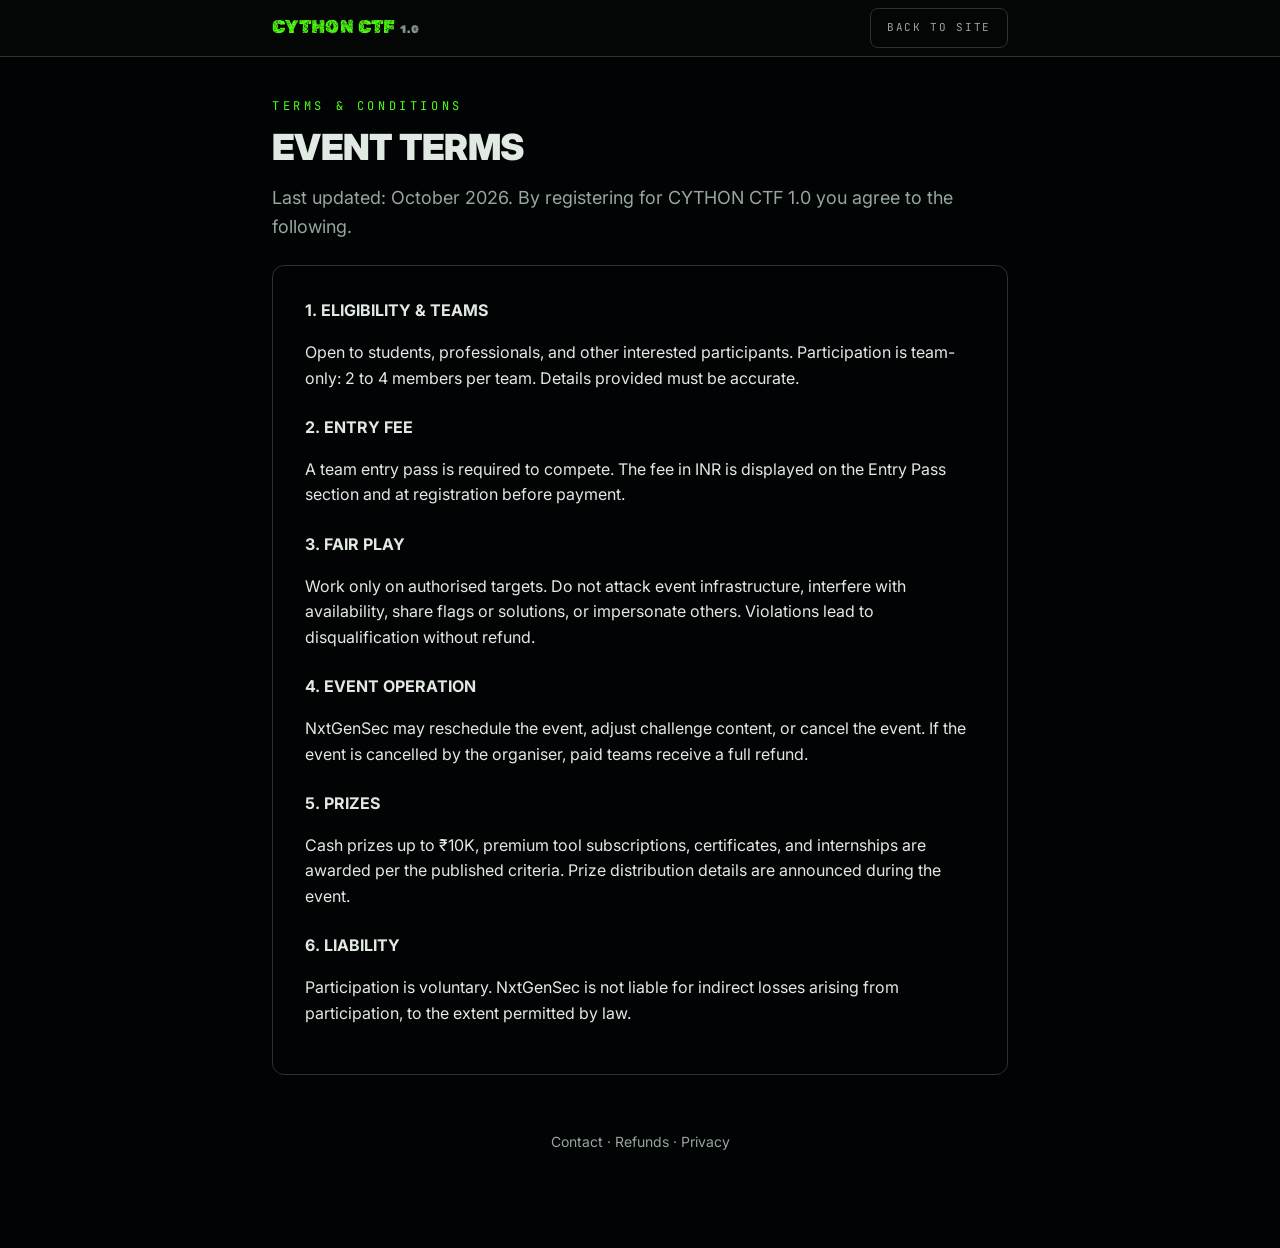
<file: terms.html>
<!DOCTYPE html>
<html lang="en">
<head>
<meta charset="utf-8">
<meta name="viewport" content="width=device-width, initial-scale=1.0">
<title>Terms & Conditions — CYTHON CTF | NxtGenSec</title>
<meta name="description" content="Terms and conditions for participating in CYTHON CTF 1.0.">
<link rel="stylesheet" href="styles.css">
<link rel="preconnect" href="https://fonts.googleapis.com">
<link rel="preconnect" href="https://fonts.gstatic.com" crossorigin>
<link href="https://fonts.googleapis.com/css2?family=Inter:wght@400;500;600;700;800;900&family=JetBrains+Mono:wght@400;500;600;700&family=Rubik+Distressed&family=Caveat:wght@500;600;700&display=swap" rel="stylesheet">
</head>
<body>
<header class="reg-header"><div class="reg-header-inner">
<a class="logo logo-inline" href="index.html"><span class="logo-main" style="font-size:1.15rem">CYTHON CTF</span><sub class="logo-sub">1.0</sub></a>
<a class="back-link" href="index.html">Back to site</a>
</div></header>
<main class="reg-main">
<p class="mono-label">Terms & Conditions</p>
<h2 class="h2" style="margin-top:.75rem">Event terms</h2>
<p class="sub">Last updated: October 2026. By registering for CYTHON CTF 1.0 you agree to the following.</p>
<div class="brief" style="margin-top:1.5rem">
<h3 style="margin:0;font-size:1rem;text-transform:uppercase">1. Eligibility & teams</h3>
<p class="desc">Open to students, professionals, and other interested participants. Participation is team-only: 2 to 4 members per team. Details provided must be accurate.</p>
<h3 style="margin:1.5rem 0 0;font-size:1rem;text-transform:uppercase">2. Entry fee</h3>
<p class="desc">A team entry pass is required to compete. The fee in INR is displayed on the Entry Pass section and at registration before payment.</p>
<h3 style="margin:1.5rem 0 0;font-size:1rem;text-transform:uppercase">3. Fair play</h3>
<p class="desc">Work only on authorised targets. Do not attack event infrastructure, interfere with availability, share flags or solutions, or impersonate others. Violations lead to disqualification without refund.</p>
<h3 style="margin:1.5rem 0 0;font-size:1rem;text-transform:uppercase">4. Event operation</h3>
<p class="desc">NxtGenSec may reschedule the event, adjust challenge content, or cancel the event. If the event is cancelled by the organiser, paid teams receive a full refund.</p>
<h3 style="margin:1.5rem 0 0;font-size:1rem;text-transform:uppercase">5. Prizes</h3>
<p class="desc">Cash prizes up to ₹10K, premium tool subscriptions, certificates, and internships are awarded per the published criteria. Prize distribution details are announced during the event.</p>
<h3 style="margin:1.5rem 0 0;font-size:1rem;text-transform:uppercase">6. Liability</h3>
<p class="desc">Participation is voluntary. NxtGenSec is not liable for indirect losses arising from participation, to the extent permitted by law.</p>
</div>
<p class="note"><a href="contact.html">Contact</a> · <a href="refunds.html">Refunds</a> · <a href="privacy.html">Privacy</a></p>
</main>
</body>
</html>
</file>
<file: styles.css>
:root{
  --background:120 14% 2%;
  --foreground:127 17% 90%;
  --card:140 16% 6%;
  --card-foreground:127 17% 90%;
  --popover:140 16% 6%;
  --primary:105 100% 54%;
  --primary-foreground:120 30% 4%;
  --secondary:140 12% 10%;
  --muted:140 12% 9%;
  --muted-foreground:148 9% 62%;
  --accent:140 14% 10%;
  --border:143 13% 18%;
  --input:143 13% 18%;
  --ring:105 100% 54%;
  --radius:.75rem;
  --font-heading:"Inter",ui-sans-serif,system-ui,sans-serif;
  --font-body:"Inter",ui-sans-serif,system-ui,sans-serif;
  --font-display:"Rubik Distressed","Inter",ui-sans-serif,sans-serif;
  --font-hand:"Caveat",cursive;
  --font-mono:"JetBrains Mono",ui-monospace,Menlo,Monaco,Consolas,monospace;
}
*{box-sizing:border-box}
html{scroll-behavior:smooth}
:focus-visible{outline:2px solid hsl(var(--primary));outline-offset:3px}
a,button{-webkit-tap-highlight-color:transparent}
body{
  margin:0;
  overflow-x:clip;
  font-family:var(--font-body);
  background:#020304;
  color:hsl(var(--foreground));
  line-height:1.6;
  -webkit-font-smoothing:antialiased;
}
.bg-static{position:fixed;inset:0;z-index:0;pointer-events:none;background:url("bg.png") center 18%/min(840px,115vw) no-repeat,radial-gradient(circle 320px at 50% 26%,rgba(57,255,20,.09),transparent 70%);opacity:.14}
body>header,body>main,body>footer{position:relative;z-index:1}
a{color:inherit;text-decoration:none}
.font-display{font-family:var(--font-display)}
.font-heading{font-family:var(--font-heading)}
.font-hand{font-family:var(--font-hand)}
.font-mono{font-family:var(--font-mono)}
.text-primary{color:hsl(var(--primary))}
.text-foreground{color:hsl(var(--foreground))}
.text-muted-foreground{color:hsl(var(--muted-foreground))}
.bg-background{background:hsl(var(--background))}
.bg-card{background:#0D120F}
.border-border{border-color:hsl(var(--border))}
.bg-primary{background:hsl(var(--primary))}
.container{max-width:72rem;margin:0 auto;padding-left:1rem;padding-right:1rem}
@media(min-width:640px){.container{padding-left:1.5rem;padding-right:1.5rem}}
/* Header */
.site-header{
  position:sticky;top:0;z-index:50;
  border-bottom:1px solid hsl(var(--border));
  background:rgba(5,7,6,.85);
  backdrop-filter:blur(12px);
}
.header-inner{
  max-width:72rem;margin:0 auto;height:3.5rem;
  display:grid;grid-template-columns:auto 1fr auto;align-items:center;
  padding:0 1rem;
}
@media(min-width:640px){.header-inner{padding:0 1.5rem}}
.logo{display:inline-flex;align-items:baseline;gap:.375rem}
.logo-inline{align-items:baseline;gap:.3rem}
.logo-sub{font-family:var(--font-display);font-size:.68rem;letter-spacing:.08em;color:hsl(var(--muted-foreground))}
.logo-stacked{flex-direction:column;align-items:flex-start;gap:1px;line-height:1.15}
.logo-line{display:inline-flex;align-items:center;gap:.375rem}
.logo-ver{font-family:var(--font-mono);font-size:9px;letter-spacing:.32em;color:hsl(var(--muted-foreground))}
.logo-main{font-family:var(--font-display);font-size:1.5rem;line-height:1;letter-spacing:.02em;color:hsl(var(--primary))}
.logo-badge{border:1px solid hsla(105,100%,54%,.4);border-radius:.25rem;padding:.15rem .4rem;font-family:var(--font-mono);font-size:9px;font-weight:700;letter-spacing:.25em}
.ver-badge{display:none;border:1px solid hsl(var(--border));border-radius:.25rem;padding:.15rem .4rem;font-family:var(--font-mono);font-size:9px;letter-spacing:.2em;color:hsl(var(--muted-foreground))}
@media(min-width:640px){.ver-badge{display:inline-block}}
.nav-primary{display:none;align-items:center;justify-content:center;gap:1.75rem}
@media(min-width:768px){.nav-primary{display:flex}}
.nav-primary a{font-family:var(--font-mono);font-size:11px;text-transform:uppercase;letter-spacing:.2em;color:hsl(var(--muted-foreground))}
.nav-primary a:hover{color:hsl(var(--primary))}
@media(max-width:1100px) and (min-width:768px){.nav-primary{gap:1rem}.nav-primary a{font-size:10px;letter-spacing:.12em}.btn-primary{padding:0 .75rem}}
@media(max-width:400px){.header-inner{padding:0 .75rem}.logo-main{font-size:1.2rem}}
.btn{display:inline-flex;align-items:center;justify-content:center;gap:.5rem;border-radius:.5rem;font-family:var(--font-mono);font-weight:700;text-transform:uppercase;letter-spacing:.2em;cursor:pointer;border:0}
.btn-primary{background:hsl(var(--primary));color:#04140a;height:2.5rem;padding:0 1rem;font-size:11px}
.btn-primary:hover{background:#54ff3c}
.btn-lg{height:3rem;padding:0 1.75rem;font-size:12px}
.btn-outline{border:1px solid hsla(105,100%,54%,.5);color:hsl(var(--primary));height:3rem;padding:0 1.75rem;font-size:12px;background:transparent}
.btn-outline:hover{border-color:hsl(var(--primary));background:hsla(105,100%,54%,.1)}
.btn-shine{position:relative;overflow:hidden}
.btn-shine::after{content:"";position:absolute;top:0;left:-60%;width:40%;height:100%;background:linear-gradient(100deg,transparent,rgba(255,255,255,.5),transparent);transform:skewX(-20deg);animation:shine 3.5s infinite}
@keyframes shine{0%{left:-60%}60%,100%{left:130%}}
.mobile-toggle{display:inline-flex;height:2.5rem;width:2.5rem;align-items:center;justify-content:center;border-radius:.5rem;border:1px solid hsl(var(--border));background:transparent;color:hsl(var(--foreground));cursor:pointer}
@media(min-width:768px){.mobile-toggle{display:none}}
.mobile-nav{display:none;border-top:1px solid hsl(var(--border));padding:1rem;background:#050706}
.mobile-nav.open{display:block}
@media(min-width:768px){.mobile-nav{display:none!important}}
.mobile-nav a{display:block;padding:.65rem 0;font-family:var(--font-mono);font-size:12px;text-transform:uppercase;letter-spacing:.2em;color:hsl(var(--muted-foreground))}
.mobile-nav a.cta{color:#04140a;background:hsl(var(--primary));text-align:center;border-radius:.5rem;margin-top:.5rem;font-weight:700}
/* Hero */
.hero{position:relative;overflow:hidden;text-align:center}
.hero-inner{position:relative;max-width:56rem;margin:0 auto;padding:3.5rem 1rem 6rem}
@media(min-width:768px){.hero-inner{padding-top:5rem}}
.hand{font-family:var(--font-hand);font-size:1.5rem;line-height:1;color:hsl(var(--primary))}
.pill{display:inline-flex;align-items:center;gap:.625rem;border:1px solid hsl(var(--border));background:#0D120F;border-radius:9999px;padding:.5rem 1rem;margin-top:1.25rem}
.dot{height:.5rem;width:.5rem;border-radius:9999px;background:hsl(var(--primary));animation:pulse 2s infinite}
@keyframes pulse{0%,100%{opacity:1}50%{opacity:.4}}
.pill span:last-child{font-family:var(--font-mono);font-size:11px;letter-spacing:.25em;text-transform:uppercase}
.h1{margin:1.75rem 0 0;font-family:var(--font-heading);font-weight:900;text-transform:uppercase;line-height:1.05;letter-spacing:-.02em;font-size:2.25rem}
@media(min-width:640px){.h1{font-size:3rem}}
@media(min-width:1024px){.h1{font-size:3.75rem}}
.h1 .accent{color:hsl(var(--primary))}
.lead{max-width:32rem;margin:1.5rem auto 0;font-size:1.125rem;color:hsl(var(--muted-foreground))}
.hero-cta{margin-top:2.25rem;display:flex;flex-wrap:wrap;justify-content:center;gap:1rem}
.claim{display:inline-block;transform:rotate(-2deg);margin-top:1.25rem;font-family:var(--font-hand);font-size:1.5rem;color:hsla(105,100%,54%,.8)}
.powered{margin-top:2.25rem;font-family:var(--font-mono);font-size:11px;letter-spacing:.25em;text-transform:uppercase;color:hsl(var(--muted-foreground))}


.scanline{position:relative;margin:0 auto;width:100%;max-width:32rem;border-radius:1rem;overflow:hidden;border:1px solid hsl(var(--border));background:#070b09}
.scanline::after{content:"";position:absolute;inset:0;pointer-events:none;background:repeating-linear-gradient(0deg,transparent 0 3px,rgba(0,0,0,.18) 3px 4px)}
.scanline img{display:block;width:100%;height:auto;object-fit:contain}
.float-slow{animation:floaty 6s ease-in-out infinite}
@keyframes floaty{0%,100%{transform:translateY(0)}50%{transform:translateY(-10px)}}
/* Sections */
.section{padding:6rem 0}
.section-dark{background:transparent;border:0}
.eyebrow{font-family:var(--font-hand);font-size:1.5rem;line-height:1;color:hsl(var(--primary));margin:0 0 .5rem}
.h2{margin:0;font-family:var(--font-heading);font-weight:900;text-transform:uppercase;letter-spacing:-.02em;line-height:1.1;font-size:1.875rem}
@media(min-width:640px){.h2{font-size:2.25rem}}
.center{max-width:42rem;margin:0 auto 3rem;text-align:center}
.sub{margin:1rem 0 0;font-size:1.125rem;color:hsl(var(--muted-foreground))}
.grid-4{display:grid;gap:1.25rem}
@media(min-width:640px){.grid-4{grid-template-columns:repeat(2,1fr)}}
@media(min-width:1024px){.grid-4{grid-template-columns:repeat(4,1fr)}}
.grid-3{display:grid;gap:1.25rem}
@media(min-width:640px){.grid-3{grid-template-columns:repeat(2,1fr)}}
@media(min-width:1024px){.grid-3{grid-template-columns:repeat(3,1fr)}}
.card{background:transparent;border:1px solid hsl(var(--border));border-radius:.75rem;padding:1.5rem;height:100%;transition:border-color .2s}
.card:hover{border-color:hsla(105,100%,54%,.5)}
.card .num{font-family:var(--font-mono);font-size:11px;color:hsl(var(--muted-foreground))}
.card h3{margin:1rem 0 0;font-family:var(--font-heading);font-size:1.125rem;font-weight:700;text-transform:uppercase;letter-spacing:-.01em}
.card p{margin:.5rem 0 0;font-size:.875rem;color:hsl(var(--muted-foreground))}
.icon{color:hsl(var(--primary));margin-top:1rem}
.corner-frame{position:relative}
.about-grid{display:grid;gap:3rem}
@media(min-width:1024px){.about-grid{grid-template-columns:1fr 1fr;align-items:center}}
.mono-label{font-family:var(--font-mono);font-size:12px;letter-spacing:.3em;text-transform:uppercase;color:hsl(var(--primary));margin:0 0 .75rem}
.about-grid p.body{font-size:1.125rem;color:hsl(var(--muted-foreground))}
.about-grid p.body2{color:hsl(var(--muted-foreground))}
.brief{background:transparent;border:1px solid hsl(var(--border));border-radius:.75rem;padding:1.5rem}
@media(min-width:640px){.brief{padding:2rem}}
.brief dl{margin:1.5rem 0 0;display:block}
.brief dl>div{padding:1rem 0;border-top:1px solid hsl(var(--border))}
.brief dl>div:first-child{padding-top:0;border-top:0}
.brief dl>div:last-child{padding-bottom:0}
.brief dt{font-family:var(--font-mono);font-size:11px;letter-spacing:.2em;text-transform:uppercase;color:hsl(var(--muted-foreground))}
.brief dd{margin:.375rem 0 0;font-size:.95rem;font-weight:500}
.cat-top{display:flex;align-items:center;justify-content:space-between}
.cat-icon{display:flex;height:2.75rem;width:2.75rem;align-items:center;justify-content:center;border-radius:.5rem;border:1px solid hsla(105,100%,54%,.3);background:hsla(105,100%,54%,.05);color:hsl(var(--primary))}
.cat-path{font-family:var(--font-mono);font-size:10px;letter-spacing:.25em;text-transform:uppercase;color:hsl(var(--muted-foreground))}
/* Steps */
.steps{list-style:none;margin:0;padding:0;display:grid;gap:2.5rem}
@media(min-width:768px){.steps{grid-template-columns:repeat(4,1fr);gap:1.25rem}}
.step-num{font-family:var(--font-mono);font-size:2.25rem;font-weight:700;color:hsla(105,100%,54%,.25)}
.step-line{margin-top:1rem;height:1px;width:3rem;background:hsla(105,100%,54%,.4)}
.steps h3{margin:1.25rem 0 0;font-family:var(--font-heading);font-size:1.125rem;font-weight:700;text-transform:uppercase}
.steps p{margin:.5rem 0 0;font-size:.875rem;color:hsl(var(--muted-foreground))}
.info-box{display:flex;gap:.75rem;align-items:flex-start;margin-top:3.5rem;padding:1.25rem;background:transparent;border:1px solid hsl(var(--border));border-radius:.75rem}
.info-box p{margin:0;font-size:.875rem;color:hsl(var(--muted-foreground))}
.info-box svg{flex-shrink:0;color:hsl(var(--primary));margin-top:.1rem}
/* Rules */
.rules-grid{display:grid;gap:1.25rem}
@media(min-width:1024px){.rules-grid{grid-template-columns:3fr 2fr}}
.rules-list{list-style:none;margin:1.5rem 0 0;padding:0;display:grid;gap:1rem}
.rules-list li{display:flex;gap:.75rem;font-size:.875rem;color:hsl(var(--muted-foreground))}
.rules-list .n{flex-shrink:0;font-family:var(--font-mono);font-size:12px;color:hsla(105,100%,54%,.8)}
.check-list{list-style:none;margin:1.5rem 0 0;padding:0;display:grid;gap:1rem}
.check-list li{display:flex;gap:.75rem;font-size:.875rem;color:hsl(var(--muted-foreground))}
.check-list svg{flex-shrink:0;color:hsl(var(--primary));margin-top:.15rem}
.fine{margin-top:1.5rem;font-size:.875rem;color:hsl(var(--muted-foreground))}
/* FAQ */
.faq-wrap{max-width:48rem;margin:0 auto}
.faq-box{background:transparent;border:1px solid hsl(var(--border));border-radius:.75rem;padding:.5rem}
@media(min-width:640px){.faq-box{padding:1rem}}
.faq-item{border-bottom:1px solid hsl(var(--border))}
.faq-item:last-child{border-bottom:0}
.faq-q{width:100%;display:flex;align-items:center;justify-content:space-between;gap:1rem;padding:1rem .75rem;background:transparent;border:0;cursor:pointer;text-align:left;font-family:var(--font-heading);font-size:.875rem;font-weight:600;letter-spacing:.04em;text-transform:uppercase;color:hsl(var(--foreground))}
@media(min-width:640px){.faq-q{font-size:1rem}}
.faq-q:hover{color:hsl(var(--primary))}
.faq-a{max-height:0;overflow:hidden;transition:max-height .25s ease}
.faq-a p{margin:0;padding:0 .75rem 1.25rem;font-size:.9rem;color:hsl(var(--muted-foreground))}
.faq-item.open .faq-a{max-height:300px}
.faq-item.open .chev{transform:rotate(180deg)}
.chev{transition:transform .2s;flex-shrink:0;color:hsl(var(--muted-foreground))}
/* CTA */
.cta-sec{position:relative;overflow:hidden;text-align:center}

.cta-inner{position:relative;max-width:48rem;margin:0 auto;padding:6rem 1rem}
/* Footer */
footer{border-top:1px solid hsl(var(--border));background:transparent}
.foot-grid{max-width:72rem;margin:0 auto;padding:3.5rem 1rem;display:grid;gap:2.5rem}
@media(min-width:768px){.foot-grid{grid-template-columns:repeat(3,1fr);padding-left:1.5rem;padding-right:1.5rem}}
.foot-grid p.desc{margin:1rem 0 0;max-width:20rem;font-size:.875rem;color:hsl(var(--muted-foreground))}
.foot-grid h4{margin:0;font-family:var(--font-mono);font-size:11px;letter-spacing:.25em;text-transform:uppercase}
.foot-grid ul{list-style:none;margin:1rem 0 0;padding:0;display:grid;gap:.625rem}
.foot-grid ul a{font-size:.875rem;color:hsl(var(--muted-foreground))}
.foot-grid ul a:hover{color:hsl(var(--primary))}
.copy{border-top:1px solid hsl(var(--border));padding:1.5rem;text-align:center;font-family:var(--font-mono);font-size:11px;letter-spacing:.25em;text-transform:uppercase;color:hsl(var(--muted-foreground))}
/* Reveal */
.reveal{opacity:0;transform:translateY(24px);transition:opacity .6s ease,transform .6s ease}
.reveal.visible{opacity:1;transform:none}
/* Register */
.reg-header{border-bottom:1px solid hsl(var(--border));background:rgba(5,7,6,.85);backdrop-filter:blur(12px);position:sticky;top:0;z-index:40}
.reg-header-inner{max-width:48rem;margin:0 auto;height:3.5rem;display:flex;align-items:center;justify-content:space-between;padding:0 1rem}
.back-link{display:inline-flex;align-items:center;gap:.5rem;height:2.5rem;padding:0 1rem;border:1px solid hsl(var(--border));border-radius:.5rem;font-family:var(--font-mono);font-size:11px;letter-spacing:.15em;text-transform:uppercase;color:hsl(var(--muted-foreground))}
.back-link:hover{border-color:hsla(105,100%,54%,.5);color:hsl(var(--primary))}
.reg-main{max-width:48rem;margin:0 auto;padding:2.5rem 1rem 5rem;width:100%}
.stepper{list-style:none;margin:0;padding:0;display:flex;gap:.5rem;align-items:center}
.stepper li{flex:1;display:flex;align-items:center;gap:.5rem}
.step-dot{display:flex;height:2rem;width:2rem;flex-shrink:0;align-items:center;justify-content:center;border-radius:9999px;border:1px solid hsl(var(--border));font-family:var(--font-mono);font-size:12px;color:hsl(var(--muted-foreground))}
.stepper li.active .step-dot{border-color:hsl(var(--primary));background:hsl(var(--primary));color:#04140a;font-weight:700}
.stepper li.done .step-dot{border-color:hsl(var(--primary));color:hsl(var(--primary))}
.step-name{display:none;font-family:var(--font-mono);font-size:11px;letter-spacing:.2em;text-transform:uppercase;color:hsl(var(--muted-foreground))}
@media(min-width:640px){.step-name{display:block}}
.stepper li.active .step-name{color:hsl(var(--primary))}
.step-bar{height:1px;flex:1;background:hsl(var(--border))}
.reg-card{margin-top:2.5rem}
.reg-card h2{margin:.75rem 0 0;font-family:var(--font-heading);font-size:1.5rem;font-weight:900;text-transform:uppercase;letter-spacing:-.01em}
@media(min-width:640px){.reg-card h2{font-size:1.875rem}}
.reg-card>p{color:hsl(var(--muted-foreground))}
fieldset{border:0;margin:2rem 0 0;padding:0}
legend{margin-bottom:.75rem;font-family:var(--font-mono);font-size:11px;letter-spacing:.2em;text-transform:uppercase;color:hsl(var(--muted-foreground))}
.opt-grid{display:grid;gap:.75rem}
@media(min-width:640px){.opt-grid{grid-template-columns:1fr 1fr}}
.opt{display:flex;gap:.75rem;align-items:flex-start;border:1px solid hsl(var(--border));border-radius:.75rem;padding:1rem;cursor:pointer;transition:border-color .15s}
.opt:hover{border-color:hsla(105,100%,54%,.4)}
.opt.selected{border-color:hsl(var(--primary));background:hsla(105,100%,54%,.06)}
.opt input{margin-top:.15rem;accent-color:#39FF14;height:1rem;width:1rem}
.opt b{display:block;font-size:.875rem}
.opt small{display:block;margin-top:.25rem;font-size:.875rem;color:hsl(var(--muted-foreground));line-height:1.4}
.field{margin-top:1.25rem}
.field label{display:block;margin-bottom:.5rem;font-family:var(--font-mono);font-size:11px;letter-spacing:.2em;text-transform:uppercase;color:hsl(var(--muted-foreground))}
.field label i{font-style:normal;color:hsl(var(--primary));margin-left:.25rem}
.field input,.field select,.field textarea{width:100%;height:3rem;border-radius:.5rem;border:1px solid hsl(var(--border));background:#0D120F;padding:0 1rem;font-size:1rem;color:hsl(var(--foreground))}
.field textarea{height:auto;padding:.75rem 1rem;min-height:5rem}
.field input::placeholder{color:hsla(148,9%,62%,.5)}
.field input:focus,.field select:focus{border-color:hsl(var(--primary));outline:none;box-shadow:0 0 0 1px hsla(105,100%,54%,.5)}
.two{display:grid;gap:1.25rem}
@media(min-width:640px){.two{grid-template-columns:1fr 1fr}}
.err{margin:.4rem 0 0;font-size:.8rem;color:#ff6b7a;display:none}
.err.show{display:block}
.reg-actions{margin-top:2.5rem;display:flex;gap:1rem;flex-wrap:wrap}
.btn-secondary{background:transparent;border:1px solid hsl(var(--border));color:hsl(var(--foreground));height:3rem;padding:0 1.5rem;font-size:12px}
.btn-secondary:hover{border-color:hsl(var(--primary))}
.note{margin-top:3.5rem;text-align:center;font-size:.875rem;color:hsl(var(--muted-foreground))}
.summary{background:#0D120F;border:1px solid hsl(var(--border));border-radius:.75rem;padding:1.5rem;margin-top:1.5rem}
.summary dl{margin:0;display:grid;gap:.75rem}
.summary div{display:flex;justify-content:space-between;gap:1rem;font-size:.9rem}
.summary dt{color:hsl(var(--muted-foreground))}
.success{display:flex;height:4rem;width:4rem;align-items:center;justify-content:center;border-radius:9999px;background:hsla(105,100%,54%,.12);border:1px solid hsla(105,100%,54%,.4);color:hsl(var(--primary));margin-top:1rem}
.sr-only{position:absolute;width:1px;height:1px;overflow:hidden;clip:rect(0,0,0,0)}
</file>
<file: hero.css>
/* CYTHON CTF — cinematic hero (Root Access system).
   Exact palette: bg #050706, surface #0D120F, border #28342B,
   primary #39FF14, alert #FF4D5A, text #E1EAE2, muted #94A399. */
.hx-hero{overflow:hidden}
.hx-grid{max-width:56rem;margin:0 auto;text-align:center;padding-top:3rem;padding-bottom:3.5rem}
@media(min-width:960px){.hx-grid{padding-top:4.5rem;padding-bottom:5rem}}
.hx-copy{min-width:0}
.hx-eyebrow{margin:0 auto;max-width:44rem;font-family:"Inter",sans-serif;font-size:13px;font-weight:600;letter-spacing:.08em;color:#94A399;text-align:center;text-wrap:balance;line-height:1.7}
.hx-eyebrow span{color:#39FF14}
@media(max-width:480px){
  .hx-eyebrow{font-size:12px}
  .hx-cta .btn{flex:1 1 100%}
  .hx-cells{gap:.35rem}
  .hx-cell{padding:.55rem .15rem}
  .hx-schedule{line-height:1.8}
}
.hx-status{display:flex;align-items:center;justify-content:center;gap:.6rem;margin-top:1rem;flex-wrap:wrap}
@keyframes hx-pulse{0%,100%{opacity:1}50%{opacity:.35}}
.hx-status-text{font-family:var(--font-display);font-size:12px;letter-spacing:.18em;text-transform:uppercase;color:#E1EAE2;border:1px solid #28342B;background:#0D120F;border-radius:9999px;padding:.45rem .9rem}
.hx-duration{font-family:var(--font-display);font-size:12px;letter-spacing:.18em;color:#050706;background:#39FF14;border-radius:9999px;padding:.45rem .9rem;font-weight:700}
.hx-h1{margin:1.25rem 0 0;font-family:var(--font-display);font-weight:400;text-transform:uppercase;line-height:1.12;letter-spacing:.01em;font-size:clamp(2.1rem,6vw,3.6rem);color:#E1EAE2}
.hx-h1 span{color:#39FF14}
.hx-h1 .hx-l1,.hx-h1 .hx-l2{display:block}
.hx-h1 .hx-l1{color:#fff}
.hx-h1 .hx-brand{color:#39FF14}
@media(min-width:640px){.hx-h1 .hx-l1,.hx-h1 .hx-l2{white-space:nowrap}}
.hx-h1 .hx-l2{white-space:nowrap;font-size:2.5rem}
@media(max-width:700px){.hx-h1 .hx-l2{font-size:1.65rem}}
.hx-h1 .hx-your{color:#E1EAE2}
.hx-h1 .hx-word{display:inline-block;color:#39FF14;transition:opacity .3s ease}
.hx-word.is-out{opacity:0}
.hx-desc strong{color:#E1EAE2}
.hx-desc{margin:1.25rem auto 0;max-width:44rem;font-size:1.1rem;line-height:1.65;color:#94A399;text-wrap:balance}
/* Countdown */
.hx-timer{margin:1.75rem auto 0;max-width:30rem;background:#0D120F;border:1px solid #28342B;border-radius:.75rem;padding:1.1rem 1.25rem 1rem}
.hx-timer-label{margin:0;font-family:"JetBrains Mono",monospace;font-size:11px;letter-spacing:.3em;color:#39FF14;text-transform:uppercase}
.hx-timer-label.is-live{color:#39FF14}
.hx-timer-label.is-ended{color:#94A399}
.hx-cells{display:grid;grid-template-columns:repeat(4,1fr);gap:.5rem;margin-top:.8rem}
.hx-cell{background:#050706;border:1px solid #28342B;border-radius:.5rem;padding:.6rem .25rem;display:flex;flex-direction:column;gap:.15rem}
.hx-num{font-family:"JetBrains Mono",monospace;font-size:clamp(1.35rem,4.5vw,1.9rem);font-weight:700;color:#39FF14;line-height:1;font-variant-numeric:tabular-nums}
.hx-unit{font-family:"JetBrains Mono",monospace;font-size:10px;letter-spacing:.2em;color:#94A399}
.hx-live{margin:.8rem 0 0;font-family:"JetBrains Mono",monospace;font-size:11px;letter-spacing:.22em;color:#39FF14}
.hx-live::before{content:"";display:inline-block;height:.45rem;width:.45rem;border-radius:9999px;background:#FF4D5A;margin-right:.5rem;animation:hx-pulse 1.6s infinite}
.hx-thanks{margin:.8rem 0 0;font-size:.9rem;color:#94A399}
.hx-schedule{display:inline-block;margin:.9rem 0 0;font-family:"JetBrains Mono",monospace;font-size:11px;letter-spacing:.14em;color:#E1EAE2;border:1px solid #28342B;border-radius:9999px;padding:.55rem 1.1rem}
.hx-visually-hidden{position:absolute;width:1px;height:1px;overflow:hidden;clip:rect(0,0,0,0);white-space:nowrap}
/* CTAs */
.hx-cta{margin-top:1.75rem !important;justify-content:center}
/* Entrance */
.hx-copy{animation:hx-in .7s ease both}
@keyframes hx-in{from{opacity:0;transform:translateY(18px)}to{opacity:1;transform:none}}
/* Sticky-header offset for in-page anchors */
section[id]{scroll-margin-top:4.5rem}
/* Reduced motion */
@media (prefers-reduced-motion:reduce){
  html{scroll-behavior:auto}
  .hx-copy{animation:none}
  .hx-word{transition:none}
  .hx-live::before{animation:none}
}
</file>
